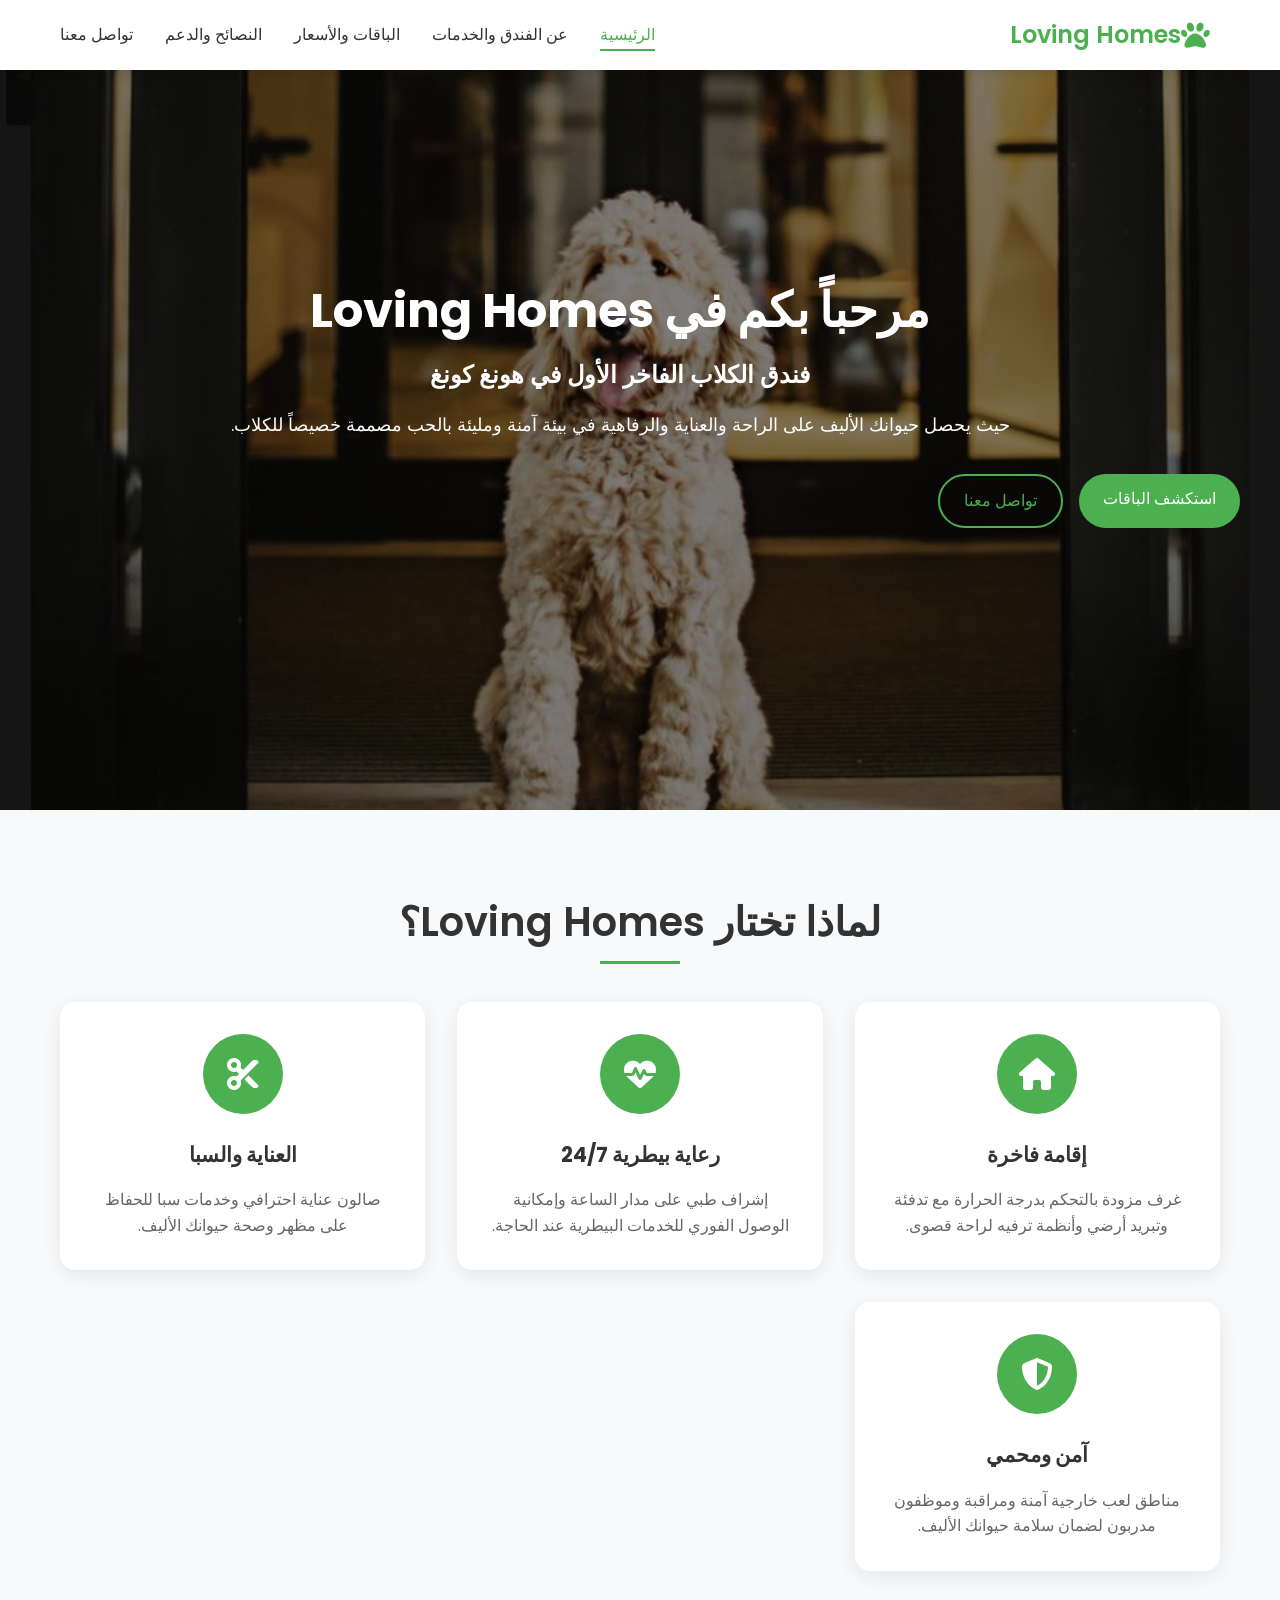
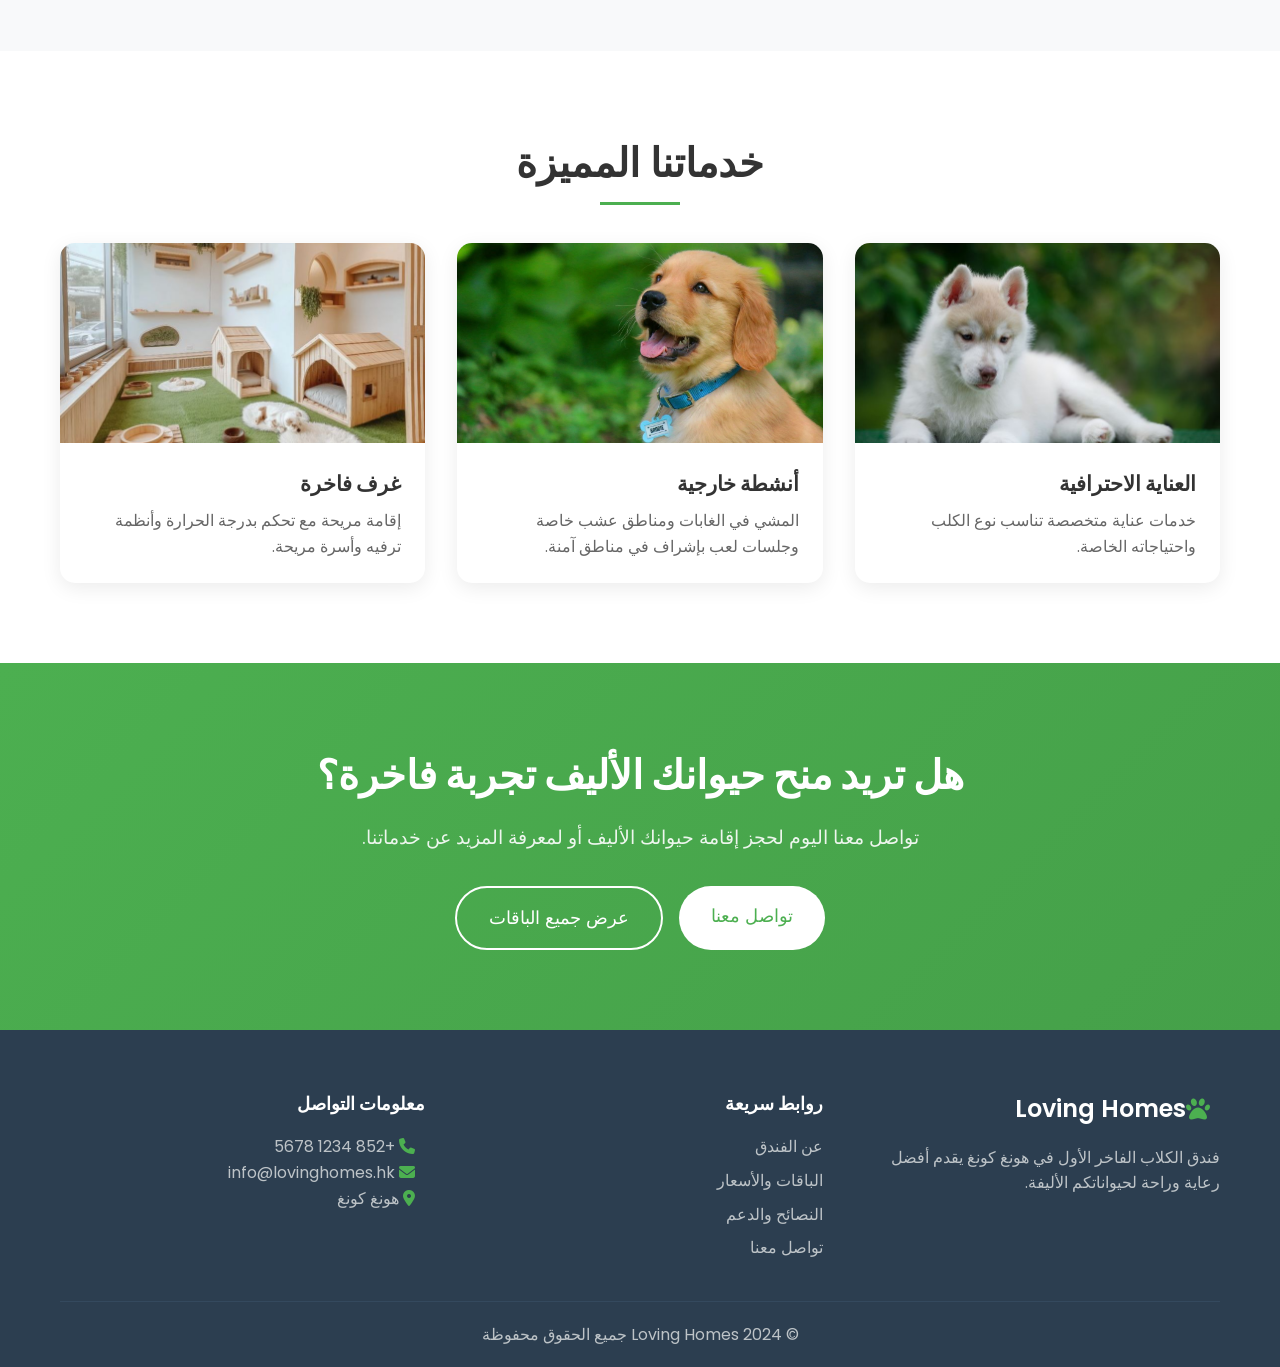
<file: index.html>
<!DOCTYPE html>
<html lang="ar" dir="rtl">
<head>
    <meta charset="UTF-8">
    <meta name="viewport" content="width=device-width, initial-scale=1.0">
    <title>Loving Homes - فندق الكلاب الفاخر في هونغ كونغ</title>
    <meta name="description" content="لوفينغ هومز هو فندق كلاب فاخر في هونغ كونغ يقدم إقامة فاخرة وخدمات العناية والسبا ورعاية بيطرية على مدار 24 ساعة لحيواناتك الأليفة.">
    <link rel="stylesheet" href="styles.css">
    <link rel="preconnect" href="https://fonts.googleapis.com">
    <link rel="preconnect" href="https://fonts.gstatic.com" crossorigin>
    <link href="https://fonts.googleapis.com/css2?family=Poppins:wght@300;400;500;600;700&display=swap" rel="stylesheet">
    <link rel="stylesheet" href="https://cdnjs.cloudflare.com/ajax/libs/font-awesome/6.4.0/css/all.min.css">
</head>
<body>

<header class="header">
<nav class="navbar">
<div class="nav-container">

<div class="nav-logo">
<i class="fas fa-paw"></i>
<span>Loving Homes</span>
</div>

<ul class="nav-menu">
<li class="nav-item">
<a href="index.html" class="nav-link active">الرئيسية</a>
</li>

<li class="nav-item">
<a href="about.html" class="nav-link">عن الفندق والخدمات</a>
</li>

<li class="nav-item">
<a href="packages.html" class="nav-link">الباقات والأسعار</a>
</li>

<li class="nav-item">
<a href="advice.html" class="nav-link">النصائح والدعم</a>
</li>

<li class="nav-item">
<a href="contact.html" class="nav-link">تواصل معنا</a>
</li>
</ul>

<div class="hamburger">
<span class="bar"></span>
<span class="bar"></span>
<span class="bar"></span>
</div>

</div>
</nav>
</header>

<main>

<section class="hero">
    <div class="hero-content">
        <h1 class="hero-title">مرحباً بكم في Loving Homes</h1>
        <p class="hero-subtitle">فندق الكلاب الفاخر الأول في هونغ كونغ</p>
        <p class="hero-description">
        حيث يحصل حيوانك الأليف على الراحة والعناية والرفاهية
        في بيئة آمنة ومليئة بالحب مصممة خصيصاً للكلاب.
        </p>

        <div class="hero-buttons">
            <a href="packages.html" class="btn btn-primary">استكشف الباقات</a>
            <a href="contact.html" class="btn btn-secondary">تواصل معنا</a>
        </div>
    </div>
</section>


<section class="features">
<div class="container">

<h2 class="section-title">
لماذا تختار Loving Homes؟
</h2>

<div class="features-grid">

<div class="feature-card">

<div class="feature-icon">
<i class="fas fa-home"></i>
</div>

<h3>إقامة فاخرة</h3>

<p>
غرف مزودة بالتحكم بدرجة الحرارة مع تدفئة وتبريد أرضي وأنظمة ترفيه لراحة قصوى.
</p>

</div>


<div class="feature-card">

<div class="feature-icon">
<i class="fas fa-heartbeat"></i>
</div>

<h3>رعاية بيطرية 24/7</h3>

<p>
إشراف طبي على مدار الساعة وإمكانية الوصول الفوري للخدمات البيطرية عند الحاجة.
</p>

</div>


<div class="feature-card">

<div class="feature-icon">
<i class="fas fa-cut"></i>
</div>

<h3>العناية والسبا</h3>

<p>
صالون عناية احترافي وخدمات سبا للحفاظ على مظهر وصحة حيوانك الأليف.
</p>

</div>


<div class="feature-card">

<div class="feature-icon">
<i class="fas fa-shield-alt"></i>
</div>

<h3>آمن ومحمي</h3>

<p>
مناطق لعب خارجية آمنة ومراقبة وموظفون مدربون لضمان سلامة حيوانك الأليف.
</p>

</div>

</div>

</div>
</section>


<section class="services-preview">

<div class="container">

<h2 class="section-title">
خدماتنا المميزة
</h2>

<div class="services-grid">

<div class="service-item">

<img src="images/صورة 4.jpg" alt="خدمة العناية بالكلاب">

<h3>العناية الاحترافية</h3>

<p>
خدمات عناية متخصصة تناسب نوع الكلب واحتياجاته الخاصة.
</p>

</div>


<div class="service-item">

<img src="images/صورة 5.jpg" alt="كلب يلعب في الخارج">

<h3>أنشطة خارجية</h3>

<p>
المشي في الغابات ومناطق عشب خاصة وجلسات لعب بإشراف في مناطق آمنة.
</p>

</div>


<div class="service-item">

<img src="images/صورة 6.jpg" alt="غرفة فاخرة للحيوانات الأليفة">

<h3>غرف فاخرة</h3>

<p>
إقامة مريحة مع تحكم بدرجة الحرارة وأنظمة ترفيه وأسرة مريحة.
</p>

</div>

</div>

</div>
</section>



<section class="cta">

<div class="container">

<h2>
هل تريد منح حيوانك الأليف تجربة فاخرة؟
</h2>

<p>
تواصل معنا اليوم لحجز إقامة حيوانك الأليف أو لمعرفة المزيد عن خدماتنا.
</p>

<div class="cta-buttons">

<a href="contact.html" class="btn btn-primary btn-large">
تواصل معنا
</a>

<a href="packages.html" class="btn btn-secondary btn-large">
عرض جميع الباقات
</a>

</div>

</div>

</section>

</main>


<footer class="footer">

<div class="container">

<div class="footer-content">

<div class="footer-section">

<div class="footer-logo">
<i class="fas fa-paw"></i>
<span>Loving Homes</span>
</div>

<p>
فندق الكلاب الفاخر الأول في هونغ كونغ يقدم أفضل رعاية وراحة لحيواناتكم الأليفة.
</p>

</div>


<div class="footer-section">

<h4>روابط سريعة</h4>

<ul>
<li><a href="about.html">عن الفندق</a></li>
<li><a href="packages.html">الباقات والأسعار</a></li>
<li><a href="advice.html">النصائح والدعم</a></li>
<li><a href="contact.html">تواصل معنا</a></li>
</ul>

</div>


<div class="footer-section">

<h4>معلومات التواصل</h4>

<p><i class="fas fa-phone"></i> +852 1234 5678</p>

<p><i class="fas fa-envelope"></i> info@lovinghomes.hk</p>

<p><i class="fas fa-map-marker-alt"></i> هونغ كونغ</p>

</div>

</div>


<div class="footer-bottom">

<p>
© 2024 Loving Homes جميع الحقوق محفوظة
</p>

</div>

</div>

</footer>

<script src="script.js"></script>

</body>
</html>
</file>
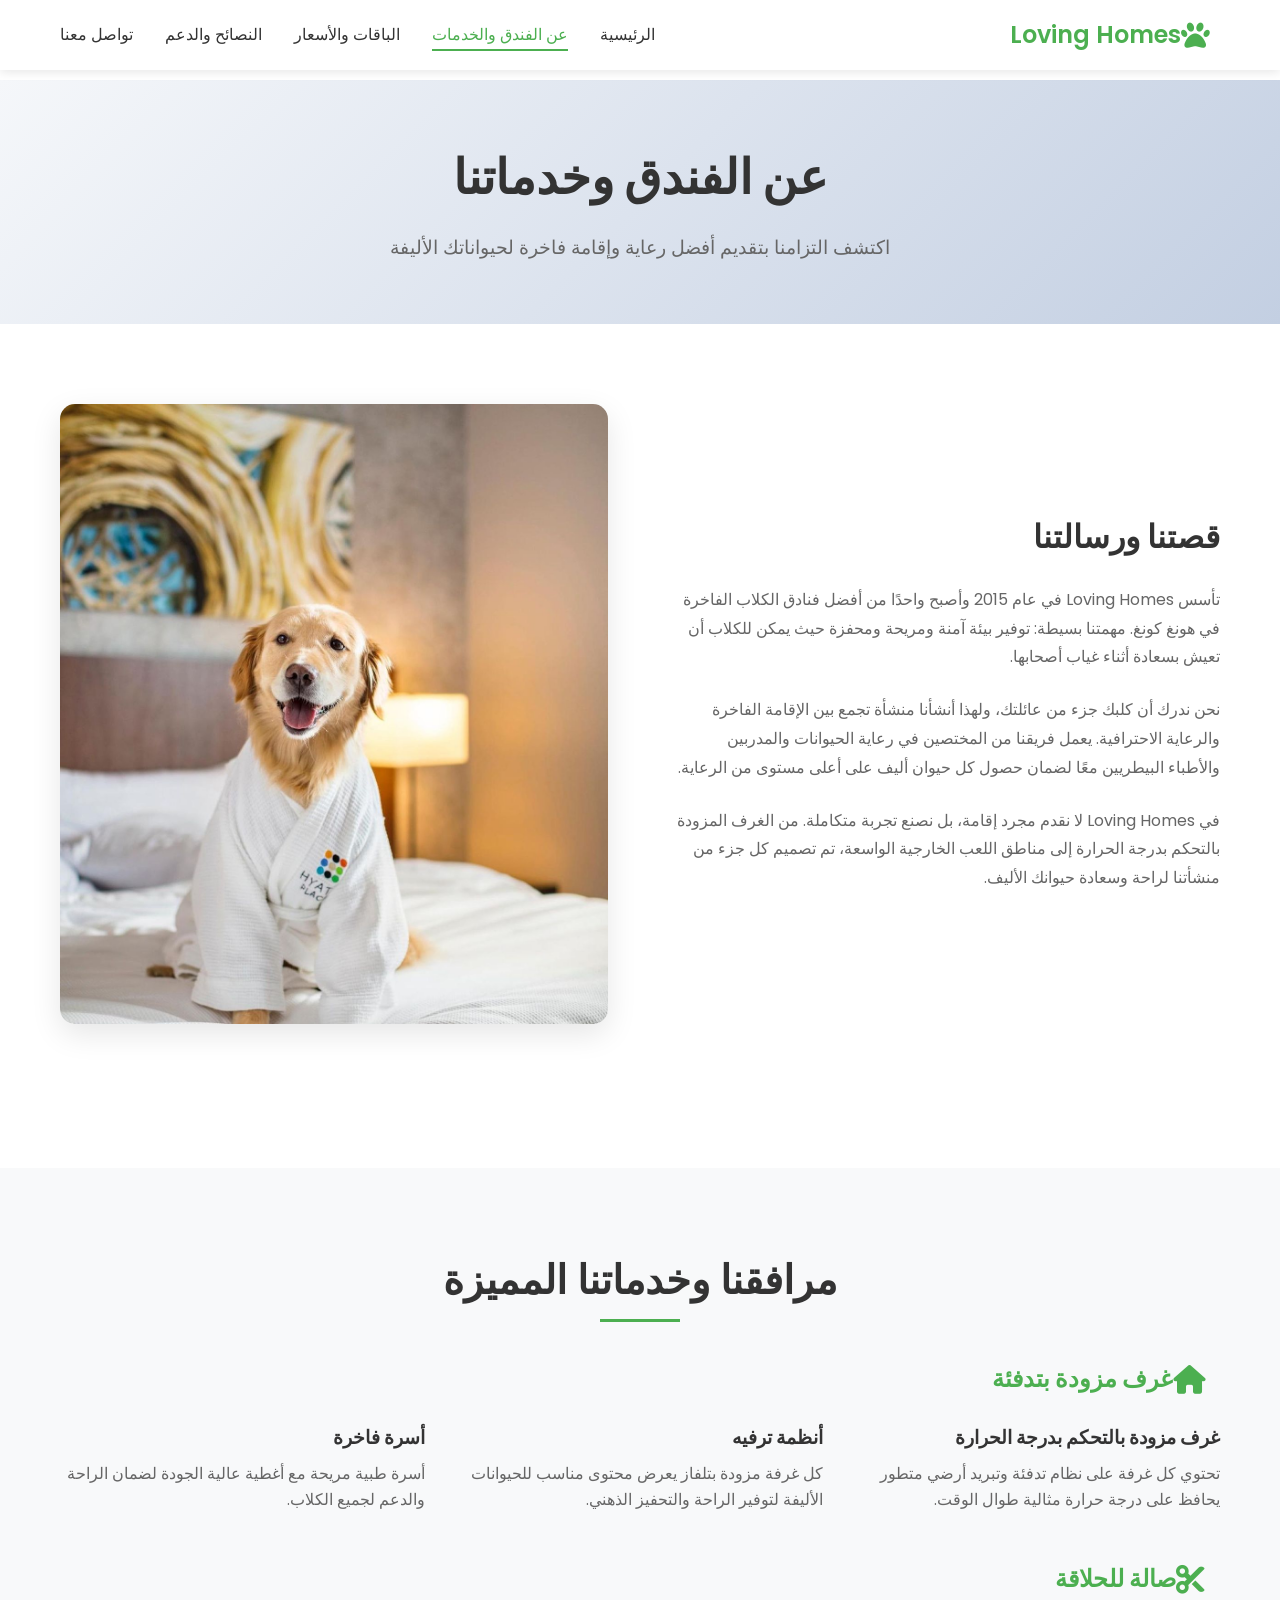
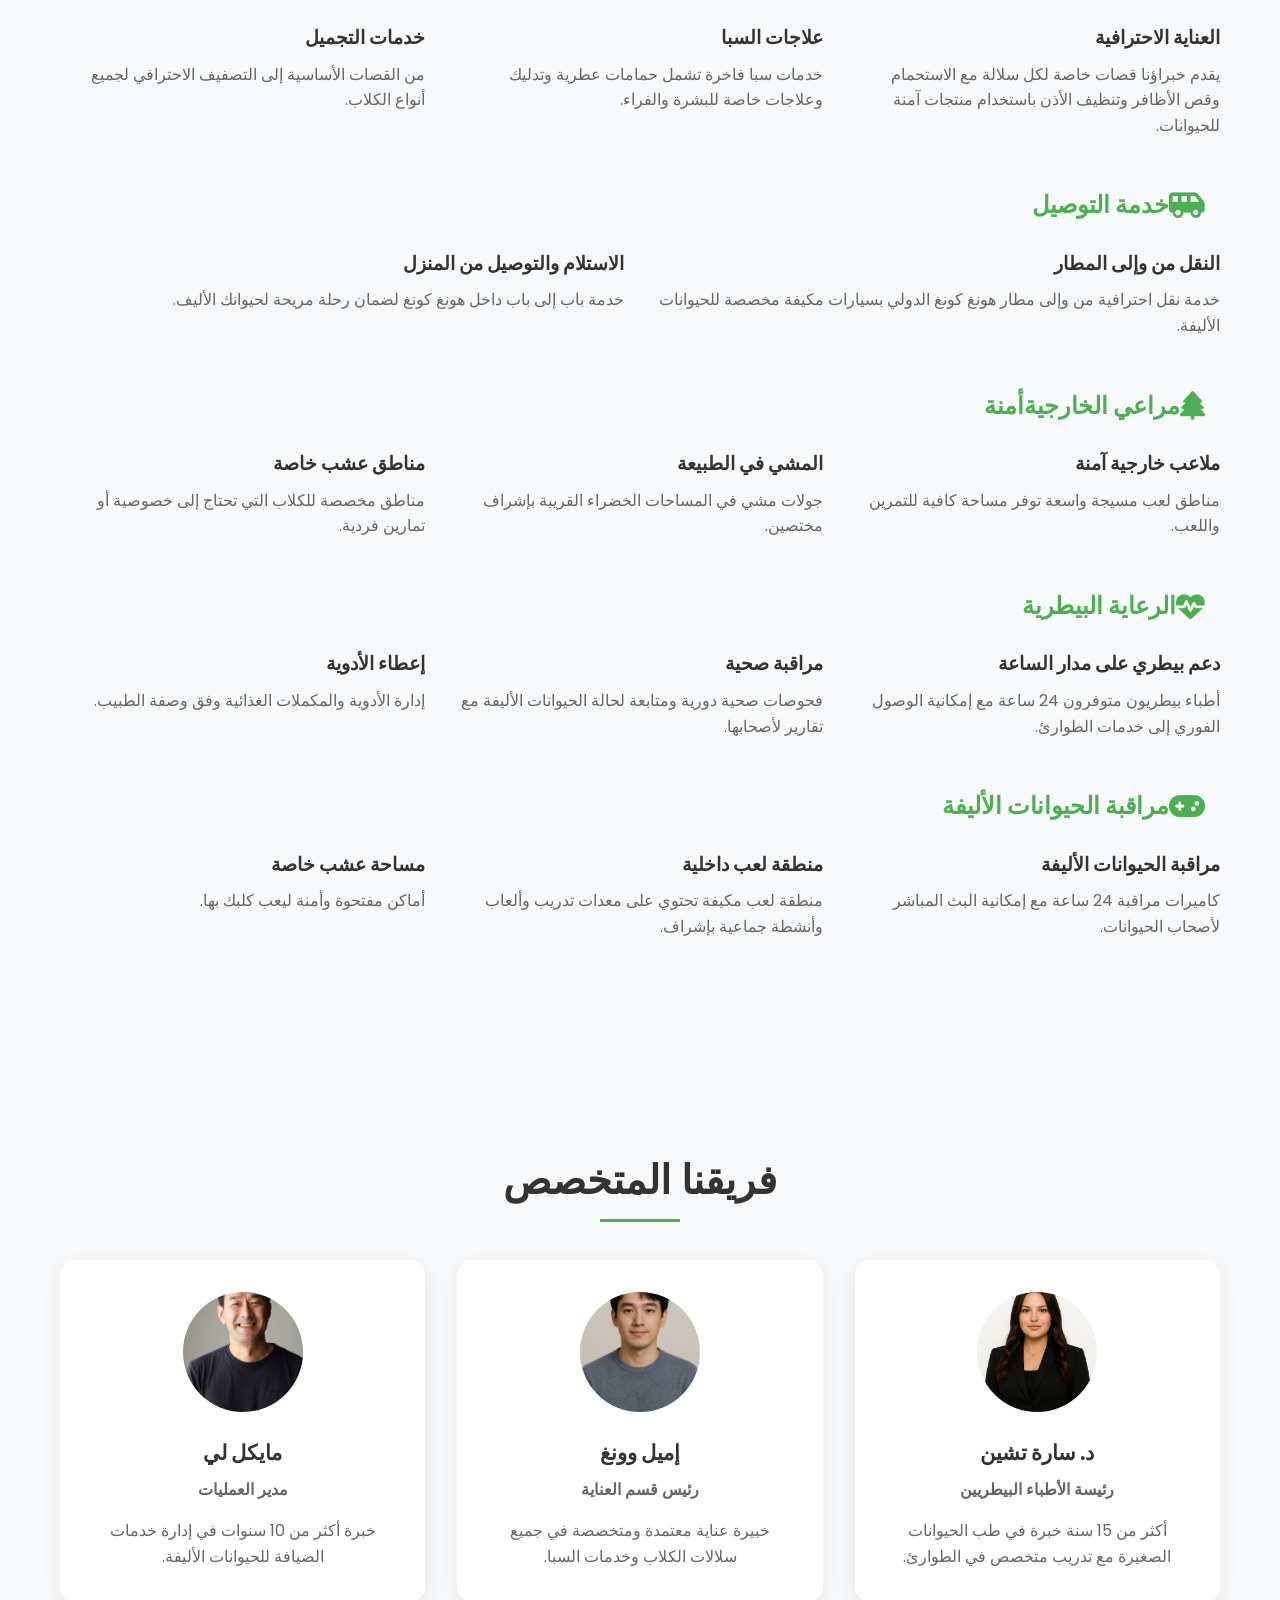
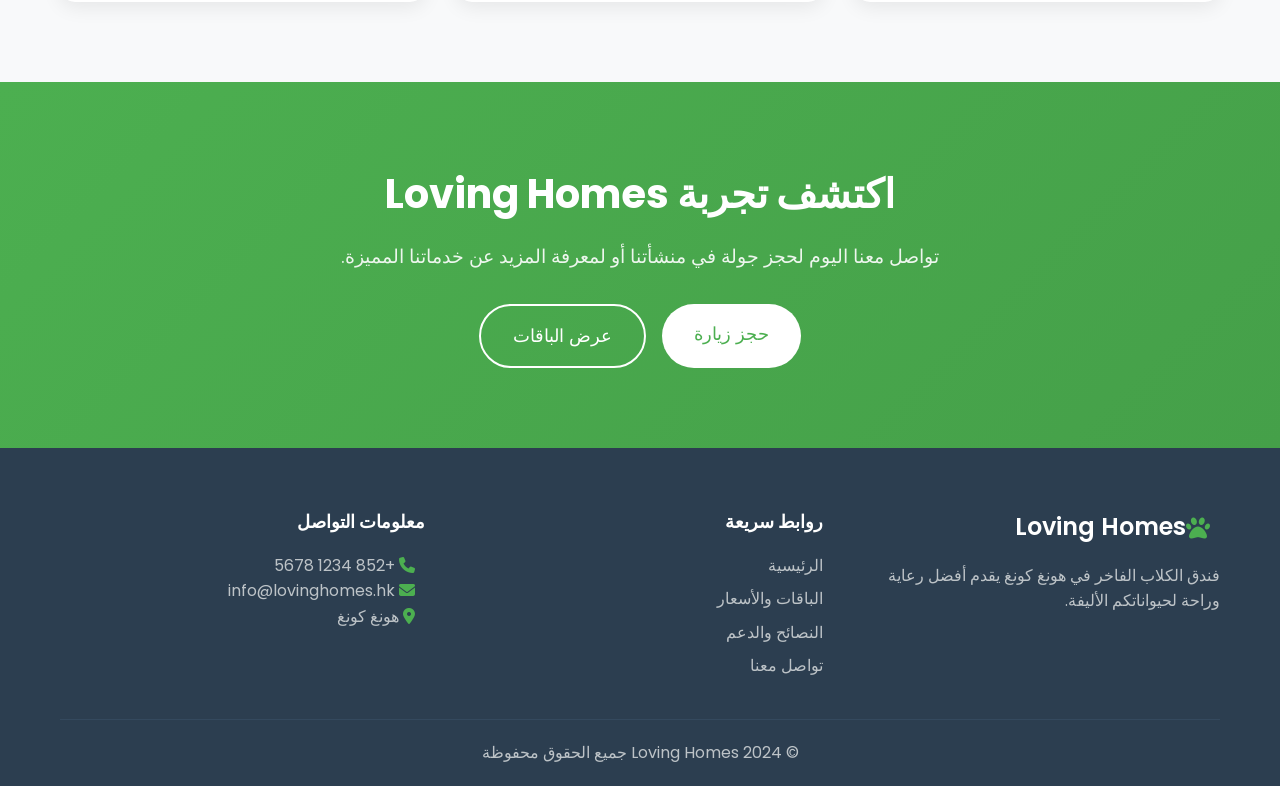
<file: about.html>
<!DOCTYPE html>
<html lang="ar" dir="rtl">
<head>
    <meta charset="UTF-8">
    <meta name="viewport" content="width=device-width, initial-scale=1.0">
    <title>عن الفندق والخدمات - Loving Homes</title>
    <meta name="description" content="تعرف على Loving Homes ومهمتنا وخدمات العناية بالحيوانات الأليفة بما في ذلك الإقامة الفاخرة والعناية والسبا والرعاية البيطرية على مدار الساعة في هونغ كونغ.">
    <link rel="stylesheet" href="styles.css">
    <link rel="preconnect" href="https://fonts.googleapis.com">
    <link rel="preconnect" href="https://fonts.gstatic.com" crossorigin>
    <link href="https://fonts.googleapis.com/css2?family=Poppins:wght@300;400;500;600;700&display=swap" rel="stylesheet">
    <link rel="stylesheet" href="https://cdnjs.cloudflare.com/ajax/libs/font-awesome/6.4.0/css/all.min.css">
</head>
<body>
<header class="header">
<nav class="navbar">
<div class="nav-container">
<div class="nav-logo">
<i class="fas fa-paw"></i>
<span>Loving Homes</span>
</div>

<ul class="nav-menu">
<li class="nav-item">
<a href="index.html" class="nav-link">الرئيسية</a>
</li>

<li class="nav-item">
<a href="about.html" class="nav-link active">عن الفندق والخدمات</a>
</li>

<li class="nav-item">
<a href="packages.html" class="nav-link">الباقات والأسعار</a>
</li>

<li class="nav-item">
<a href="advice.html" class="nav-link">النصائح والدعم</a>
</li>

<li class="nav-item">
<a href="contact.html" class="nav-link">تواصل معنا</a>
</li>
</ul>

<div class="hamburger">
<span class="bar"></span>
<span class="bar"></span>
<span class="bar"></span>
</div>

</div>
</nav>
</header>

<main>

<section class="page-header">
<div class="container">
<h1>عن الفندق وخدماتنا</h1>
<p>اكتشف التزامنا بتقديم أفضل رعاية وإقامة فاخرة لحيواناتك الأليفة</p>
</div>
</section>

<section class="about-content">
<div class="container">
<div class="about-grid">

<div class="about-text">

<h2>قصتنا ورسالتنا</h2>

<p>
تأسس Loving Homes في عام 2015 وأصبح واحدًا من أفضل فنادق الكلاب الفاخرة في هونغ كونغ. مهمتنا بسيطة: توفير بيئة آمنة ومريحة ومحفزة حيث يمكن للكلاب أن تعيش بسعادة أثناء غياب أصحابها.
</p>

<p>
نحن ندرك أن كلبك جزء من عائلتك، ولهذا أنشأنا منشأة تجمع بين الإقامة الفاخرة والرعاية الاحترافية. يعمل فريقنا من المختصين في رعاية الحيوانات والمدربين والأطباء البيطريين معًا لضمان حصول كل حيوان أليف على أعلى مستوى من الرعاية.
</p>

<p>
في Loving Homes لا نقدم مجرد إقامة، بل نصنع تجربة متكاملة. من الغرف المزودة بالتحكم بدرجة الحرارة إلى مناطق اللعب الخارجية الواسعة، تم تصميم كل جزء من منشأتنا لراحة وسعادة حيوانك الأليف.
</p>

</div>

<div class="about-image">
<img src="images/كلب 2.jpg" alt="منشأة Loving Homes">
</div>

</div>
</div>
</section>

<section class="services-detailed">
<div class="container">

<h2 class="section-title">مرافقنا وخدماتنا المميزة</h2>

<div class="service-category">
<h3><i class="fas fa-home"></i> غرف مزودة بتدفئة</h3>

<div class="service-items">

<div class="service-detail">
<h4>غرف مزودة بالتحكم بدرجة الحرارة</h4>
<p>تحتوي كل غرفة على نظام تدفئة وتبريد أرضي متطور يحافظ على درجة حرارة مثالية طوال الوقت.</p>
</div>

<div class="service-detail">
<h4>أنظمة ترفيه</h4>
<p>كل غرفة مزودة بتلفاز يعرض محتوى مناسب للحيوانات الأليفة لتوفير الراحة والتحفيز الذهني.</p>
</div>

<div class="service-detail">
<h4>أسرة فاخرة</h4>
<p>أسرة طبية مريحة مع أغطية عالية الجودة لضمان الراحة والدعم لجميع الكلاب.</p>
</div>

</div>
</div>

<div class="service-category">
<h3><i class="fas fa-cut"></i>   صالة للحلاقة</h3>

<div class="service-items">

<div class="service-detail">
<h4>العناية الاحترافية</h4>
<p>يقدم خبراؤنا قصات خاصة لكل سلالة مع الاستحمام وقص الأظافر وتنظيف الأذن باستخدام منتجات آمنة للحيوانات.</p>
</div>

<div class="service-detail">
<h4>علاجات السبا</h4>
<p>خدمات سبا فاخرة تشمل حمامات عطرية وتدليك وعلاجات خاصة للبشرة والفراء.</p>
</div>

<div class="service-detail">
<h4>خدمات التجميل</h4>
<p>من القصات الأساسية إلى التصفيف الاحترافي لجميع أنواع الكلاب.</p>
</div>

</div>
</div>

<div class="service-category">
<h3><i class="fas fa-shuttle-van"></i> خدمة التوصيل</h3>

<div class="service-items">

<div class="service-detail">
<h4>النقل من وإلى المطار</h4>
<p>خدمة نقل احترافية من وإلى مطار هونغ كونغ الدولي بسيارات مكيفة مخصصة للحيوانات الأليفة.</p>
</div>

<div class="service-detail">
<h4>الاستلام والتوصيل من المنزل</h4>
<p>خدمة باب إلى باب داخل هونغ كونغ لضمان رحلة مريحة لحيوانك الأليف.</p>
</div>

</div>
</div>

<div class="service-category">
<h3><i class="fas fa-tree"></i>  مراعي الخارجيةأمنة</h3>

<div class="service-items">

<div class="service-detail">
<h4>ملاعب خارجية آمنة</h4>
<p>مناطق لعب مسيجة واسعة توفر مساحة كافية للتمرين واللعب.</p>
</div>

<div class="service-detail">
<h4>المشي في الطبيعة</h4>
<p>جولات مشي في المساحات الخضراء القريبة بإشراف مختصين.</p>
</div>

<div class="service-detail">
<h4>مناطق عشب خاصة</h4>
<p>مناطق مخصصة للكلاب التي تحتاج إلى خصوصية أو تمارين فردية.</p>
</div>

</div>
</div>

<div class="service-category">
<h3><i class="fas fa-heartbeat"></i> الرعاية البيطرية</h3>

<div class="service-items">

<div class="service-detail">
<h4>دعم بيطري على مدار الساعة</h4>
<p>أطباء بيطريون متوفرون 24 ساعة مع إمكانية الوصول الفوري إلى خدمات الطوارئ.</p>
</div>

<div class="service-detail">
<h4>مراقبة صحية</h4>
<p>فحوصات صحية دورية ومتابعة لحالة الحيوانات الأليفة مع تقارير لأصحابها.</p>
</div>

<div class="service-detail">
<h4>إعطاء الأدوية</h4>
<p>إدارة الأدوية والمكملات الغذائية وفق وصفة الطبيب.</p>
</div>

</div>
</div>

<div class="service-category">
<h3><i class="fas fa-gamepad"></i>  مراقبة الحيوانات الأليفة</h3>

<div class="service-items">

<div class="service-detail">
<h4>مراقبة الحيوانات الأليفة</h4>
<p>كاميرات مراقبة 24 ساعة مع إمكانية البث المباشر لأصحاب الحيوانات.</p>
</div>

<div class="service-detail">
<h4>منطقة لعب داخلية</h4>
<p>منطقة لعب مكيفة تحتوي على معدات تدريب وألعاب وأنشطة جماعية بإشراف.</p>
</div>

<div class="service-detail">
<h4>مساحة عشب خاصة</h4>
<p>أماكن مفتحوة وأمنة ليعب كلبك بها.</p>
</div>

</div>
</div>

</div>
</section>

<section class="team">
<div class="container">

<h2 class="section-title">فريقنا المتخصص</h2>

<div class="team-grid">

<div class="team-member">
<div class="member-image">
<img src="images/صورة 2.jpg" alt="عضو الفريق">
</div>
<h3>د. سارة تشين</h3>
<p class="member-title">رئيسة الأطباء البيطريين</p>
<p>أكثر من 15 سنة خبرة في طب الحيوانات الصغيرة مع تدريب متخصص في الطوارئ.</p>
</div>

<div class="team-member">
<div class="member-image">
<img src="images/صورة 1.jpg" alt="عضو الفريق">
</div>
<h3>إميل وونغ</h3>
<p class="member-title">رئيس قسم العناية</p>
<p>خبيرة عناية معتمدة ومتخصصة في جميع سلالات الكلاب وخدمات السبا.</p>
</div>

<div class="team-member">
<div class="member-image">
<img src="images/صورة 3.jpg" alt="عضو الفريق">
</div>
<h3>مايكل لي</h3>
<p class="member-title">مدير العمليات</p>
<p>خبرة أكثر من 10 سنوات في إدارة خدمات الضيافة للحيوانات الأليفة.</p>
</div>

</div>
</div>
</section>

<section class="cta">
<div class="container">

<h2>اكتشف تجربة Loving Homes</h2>
<p>تواصل معنا اليوم لحجز جولة في منشأتنا أو لمعرفة المزيد عن خدماتنا المميزة.</p>

<div class="cta-buttons">
<a href="contact.html" class="btn btn-primary btn-large">حجز زيارة</a>
<a href="packages.html" class="btn btn-secondary btn-large">عرض الباقات</a>
</div>

</div>
</section>

</main>

<footer class="footer">
<div class="container">

<div class="footer-content">

<div class="footer-section">
<div class="footer-logo">
<i class="fas fa-paw"></i>
<span>Loving Homes</span>
</div>
<p>فندق الكلاب الفاخر في هونغ كونغ يقدم أفضل رعاية وراحة لحيواناتكم الأليفة.</p>
</div>

<div class="footer-section">
<h4>روابط سريعة</h4>
<ul>
<li><a href="index.html">الرئيسية</a></li>
<li><a href="packages.html">الباقات والأسعار</a></li>
<li><a href="advice.html">النصائح والدعم</a></li>
<li><a href="contact.html">تواصل معنا</a></li>
</ul>
</div>

<div class="footer-section">
<h4>معلومات التواصل</h4>
<p><i class="fas fa-phone"></i> +852 1234 5678</p>
<p><i class="fas fa-envelope"></i> info@lovinghomes.hk</p>
<p><i class="fas fa-map-marker-alt"></i> هونغ كونغ</p>
</div>

</div>

<div class="footer-bottom">
<p>© 2024 Loving Homes جميع الحقوق محفوظة</p>
</div>

</div>
</footer>

<script src="script.js"></script>
</body>
</html>
</file>
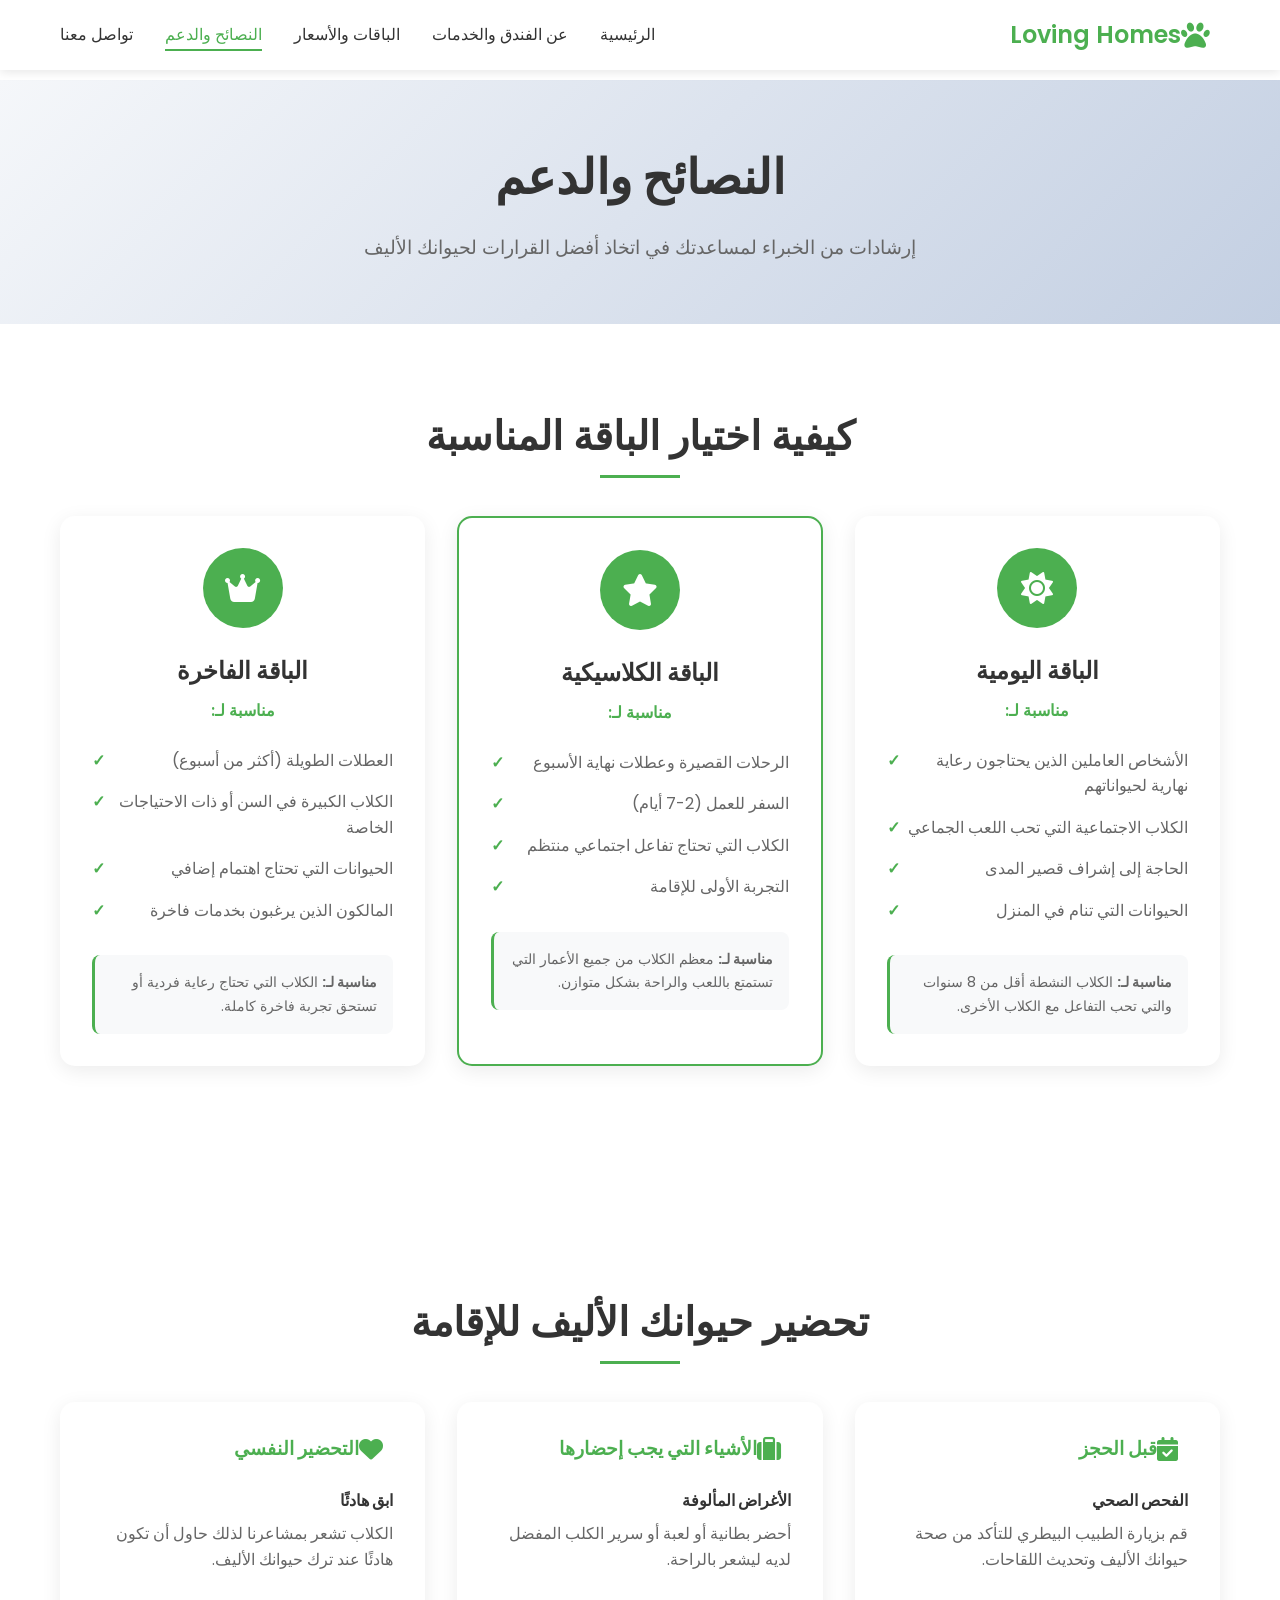
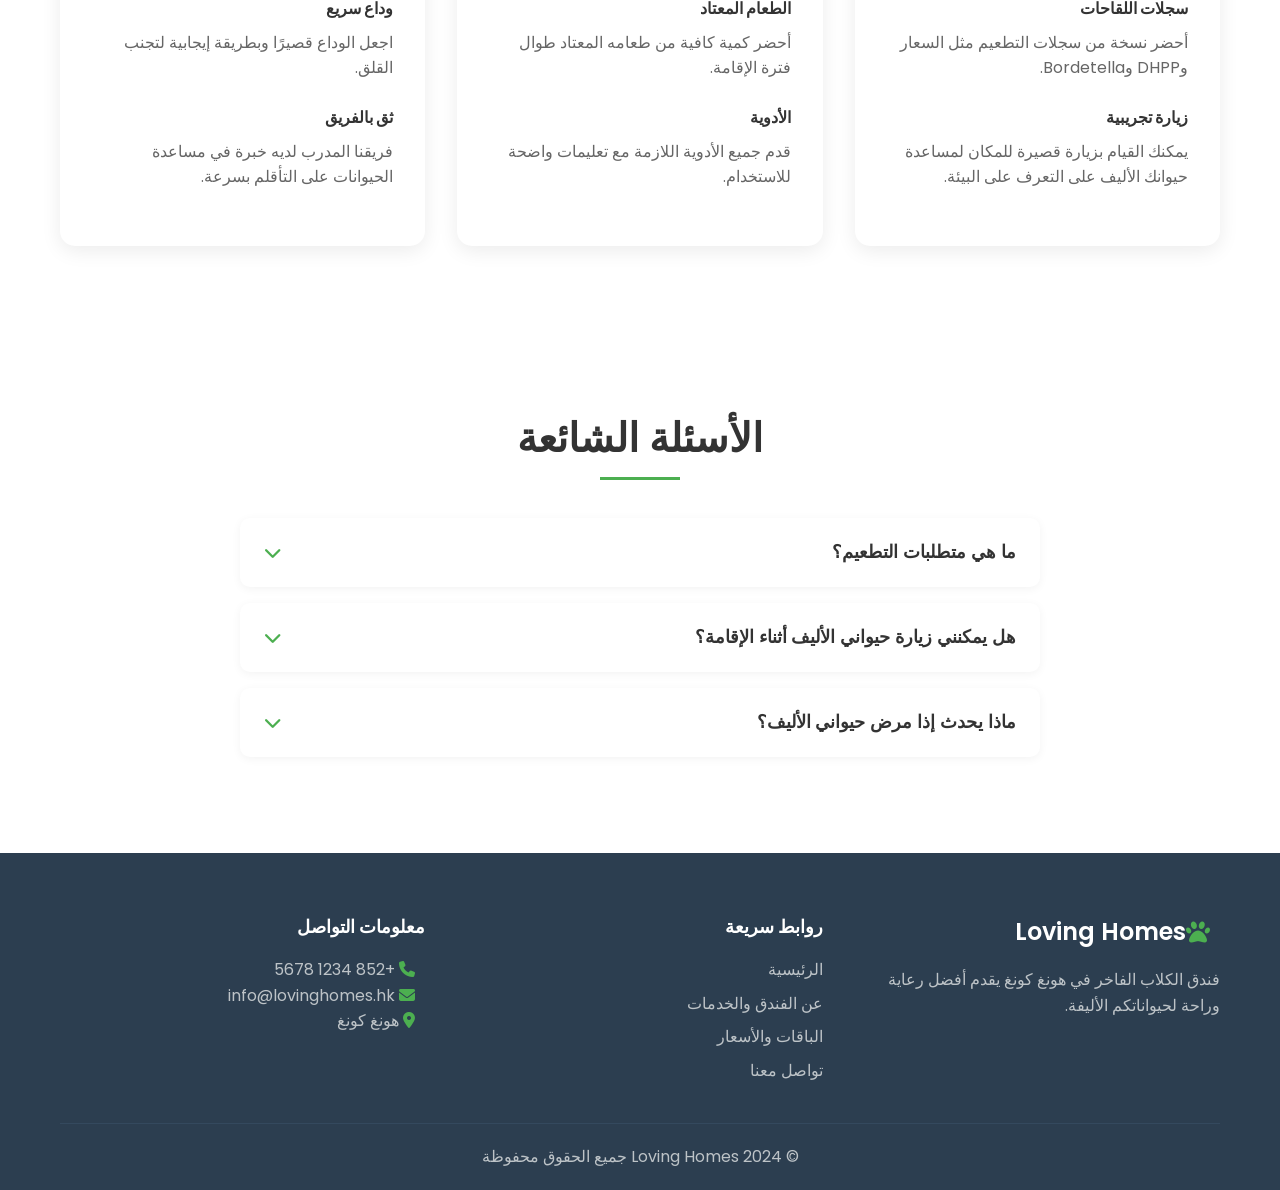
<file: advice.html>
<!DOCTYPE html>
<html lang="ar" dir="rtl">
<head>
<meta charset="UTF-8">
<meta name="viewport" content="width=device-width, initial-scale=1.0">
<title>النصائح والدعم - Loving Homes</title>
<meta name="description" content="نصائح ودعم من الخبراء لمربي الكلاب. تعرف على كيفية اختيار الباقة المناسبة وتحضير حيوانك الأليف للإقامة والعثور على إجابات للأسئلة الشائعة.">
<link rel="stylesheet" href="styles.css">
<link rel="preconnect" href="https://fonts.googleapis.com">
<link rel="preconnect" href="https://fonts.gstatic.com" crossorigin>
<link href="https://fonts.googleapis.com/css2?family=Poppins:wght@300;400;500;600;700&display=swap" rel="stylesheet">
<link rel="stylesheet" href="https://cdnjs.cloudflare.com/ajax/libs/font-awesome/6.4.0/css/all.min.css">
</head>

<body>

<header class="header">
<nav class="navbar">

<div class="nav-container">

<div class="nav-logo">
<i class="fas fa-paw"></i>
<span>Loving Homes</span>
</div>

<ul class="nav-menu">

<li class="nav-item">
<a href="index.html" class="nav-link">الرئيسية</a>
</li>

<li class="nav-item">
<a href="about.html" class="nav-link">عن الفندق والخدمات</a>
</li>

<li class="nav-item">
<a href="packages.html" class="nav-link">الباقات والأسعار</a>
</li>

<li class="nav-item">
<a href="advice.html" class="nav-link active">النصائح والدعم</a>
</li>

<li class="nav-item">
<a href="contact.html" class="nav-link">تواصل معنا</a>
</li>

</ul>

<div class="hamburger">
<span class="bar"></span>
<span class="bar"></span>
<span class="bar"></span>
</div>

</div>
</nav>
</header>

<main>

<section class="page-header">
<div class="container">
<h1>النصائح والدعم</h1>
<p>إرشادات من الخبراء لمساعدتك في اتخاذ أفضل القرارات لحيوانك الأليف</p>
</div>
</section>

<section class="choosing-package">

<div class="container">

<h2 class="section-title">كيفية اختيار الباقة المناسبة</h2>

<div class="package-guide">

<div class="guide-card">

<div class="guide-icon">
<i class="fas fa-sun"></i>
</div>

<h3>الباقة اليومية</h3>

<p class="guide-subtitle">مناسبة لـ:</p>

<ul>
<li>الأشخاص العاملين الذين يحتاجون رعاية نهارية لحيواناتهم</li>
<li>الكلاب الاجتماعية التي تحب اللعب الجماعي</li>
<li>الحاجة إلى إشراف قصير المدى</li>
<li>الحيوانات التي تنام في المنزل</li>
</ul>

<div class="guide-recommendation">
<strong>مناسبة لـ:</strong> الكلاب النشطة أقل من 8 سنوات والتي تحب التفاعل مع الكلاب الأخرى.
</div>

</div>

<div class="guide-card featured">

<div class="guide-icon">
<i class="fas fa-star"></i>
</div>

<h3>الباقة الكلاسيكية</h3>

<p class="guide-subtitle">مناسبة لـ:</p>

<ul>
<li>الرحلات القصيرة وعطلات نهاية الأسبوع</li>
<li>السفر للعمل (2-7 أيام)</li>
<li>الكلاب التي تحتاج تفاعل اجتماعي منتظم</li>
<li>التجربة الأولى للإقامة</li>
</ul>

<div class="guide-recommendation">
<strong>مناسبة لـ:</strong> معظم الكلاب من جميع الأعمار التي تستمتع باللعب والراحة بشكل متوازن.
</div>

</div>

<div class="guide-card">

<div class="guide-icon">
<i class="fas fa-crown"></i>
</div>

<h3>الباقة الفاخرة</h3>

<p class="guide-subtitle">مناسبة لـ:</p>

<ul>
<li>العطلات الطويلة (أكثر من أسبوع)</li>
<li>الكلاب الكبيرة في السن أو ذات الاحتياجات الخاصة</li>
<li>الحيوانات التي تحتاج اهتمام إضافي</li>
<li>المالكون الذين يرغبون بخدمات فاخرة</li>
</ul>

<div class="guide-recommendation">
<strong>مناسبة لـ:</strong> الكلاب التي تحتاج رعاية فردية أو تستحق تجربة فاخرة كاملة.
</div>

</div>

</div>

</div>

</section>

<section class="preparation-tips">

<div class="container">

<h2 class="section-title">تحضير حيوانك الأليف للإقامة</h2>

<div class="tips-grid">

<div class="tip-category">

<h3><i class="fas fa-calendar-check"></i> قبل الحجز</h3>

<div class="tip-items">

<div class="tip-item">
<h4>الفحص الصحي</h4>
<p>قم بزيارة الطبيب البيطري للتأكد من صحة حيوانك الأليف وتحديث اللقاحات.</p>
</div>

<div class="tip-item">
<h4>سجلات اللقاحات</h4>
<p>أحضر نسخة من سجلات التطعيم مثل السعار وDHPP وBordetella.</p>
</div>

<div class="tip-item">
<h4>زيارة تجريبية</h4>
<p>يمكنك القيام بزيارة قصيرة للمكان لمساعدة حيوانك الأليف على التعرف على البيئة.</p>
</div>

</div>

</div>

<div class="tip-category">

<h3><i class="fas fa-suitcase"></i> الأشياء التي يجب إحضارها</h3>

<div class="tip-items">

<div class="tip-item">
<h4>الأغراض المألوفة</h4>
<p>أحضر بطانية أو لعبة أو سرير الكلب المفضل لديه ليشعر بالراحة.</p>
</div>

<div class="tip-item">
<h4>الطعام المعتاد</h4>
<p>أحضر كمية كافية من طعامه المعتاد طوال فترة الإقامة.</p>
</div>

<div class="tip-item">
<h4>الأدوية</h4>
<p>قدم جميع الأدوية اللازمة مع تعليمات واضحة للاستخدام.</p>
</div>

</div>

</div>

<div class="tip-category">

<h3><i class="fas fa-heart"></i> التحضير النفسي</h3>

<div class="tip-items">

<div class="tip-item">
<h4>ابق هادئًا</h4>
<p>الكلاب تشعر بمشاعرنا لذلك حاول أن تكون هادئًا عند ترك حيوانك الأليف.</p>
</div>

<div class="tip-item">
<h4>وداع سريع</h4>
<p>اجعل الوداع قصيرًا وبطريقة إيجابية لتجنب القلق.</p>
</div>

<div class="tip-item">
<h4>ثق بالفريق</h4>
<p>فريقنا المدرب لديه خبرة في مساعدة الحيوانات على التأقلم بسرعة.</p>
</div>

</div>

</div>

</div>

</div>

</section>

<section class="faq">

<div class="container">

<h2 class="section-title">الأسئلة الشائعة</h2>

<div class="faq-container">

<div class="faq-item">
<button class="faq-question">
<span>ما هي متطلبات التطعيم؟</span>
<i class="fas fa-chevron-down"></i>
</button>

<div class="faq-answer">
<p>يجب أن تكون جميع الحيوانات محدثة اللقاحات مثل السعار وDHPP وBordetella قبل 48 ساعة من الوصول.</p>
</div>
</div>

<div class="faq-item">
<button class="faq-question">
<span>هل يمكنني زيارة حيواني الأليف أثناء الإقامة؟</span>
<i class="fas fa-chevron-down"></i>
</button>

<div class="faq-answer">
<p>نقدم تحديثات يومية بالصور وإمكانية مشاهدة الكاميرات المباشرة لعملاء الباقة الفاخرة.</p>
</div>
</div>

<div class="faq-item">
<button class="faq-question">
<span>ماذا يحدث إذا مرض حيواني الأليف؟</span>
<i class="fas fa-chevron-down"></i>
</button>

<div class="faq-answer">
<p>لدينا دعم بيطري على مدار الساعة ويتم الاتصال بك فورًا إذا احتاج الحيوان إلى رعاية طبية.</p>
</div>
</div>

</div>

</div>

</section>


</main>

<footer class="footer">

<div class="container">

<div class="footer-content">

<div class="footer-section">

<div class="footer-logo">
<i class="fas fa-paw"></i>
<span>Loving Homes</span>
</div>

<p>فندق الكلاب الفاخر في هونغ كونغ يقدم أفضل رعاية وراحة لحيواناتكم الأليفة.</p>

</div>

<div class="footer-section">

<h4>روابط سريعة</h4>

<ul>
<li><a href="index.html">الرئيسية</a></li>
<li><a href="about.html">عن الفندق والخدمات</a></li>
<li><a href="packages.html">الباقات والأسعار</a></li>
<li><a href="contact.html">تواصل معنا</a></li>
</ul>

</div>

<div class="footer-section">

<h4>معلومات التواصل</h4>

<p><i class="fas fa-phone"></i> +852 1234 5678</p>
<p><i class="fas fa-envelope"></i> info@lovinghomes.hk</p>
<p><i class="fas fa-map-marker-alt"></i> هونغ كونغ</p>

</div>

</div>

<div class="footer-bottom">
<p>© 2024 Loving Homes جميع الحقوق محفوظة</p>
</div>

</div>

</footer>

<script src="script.js"></script>

</body>
</html>
</file>
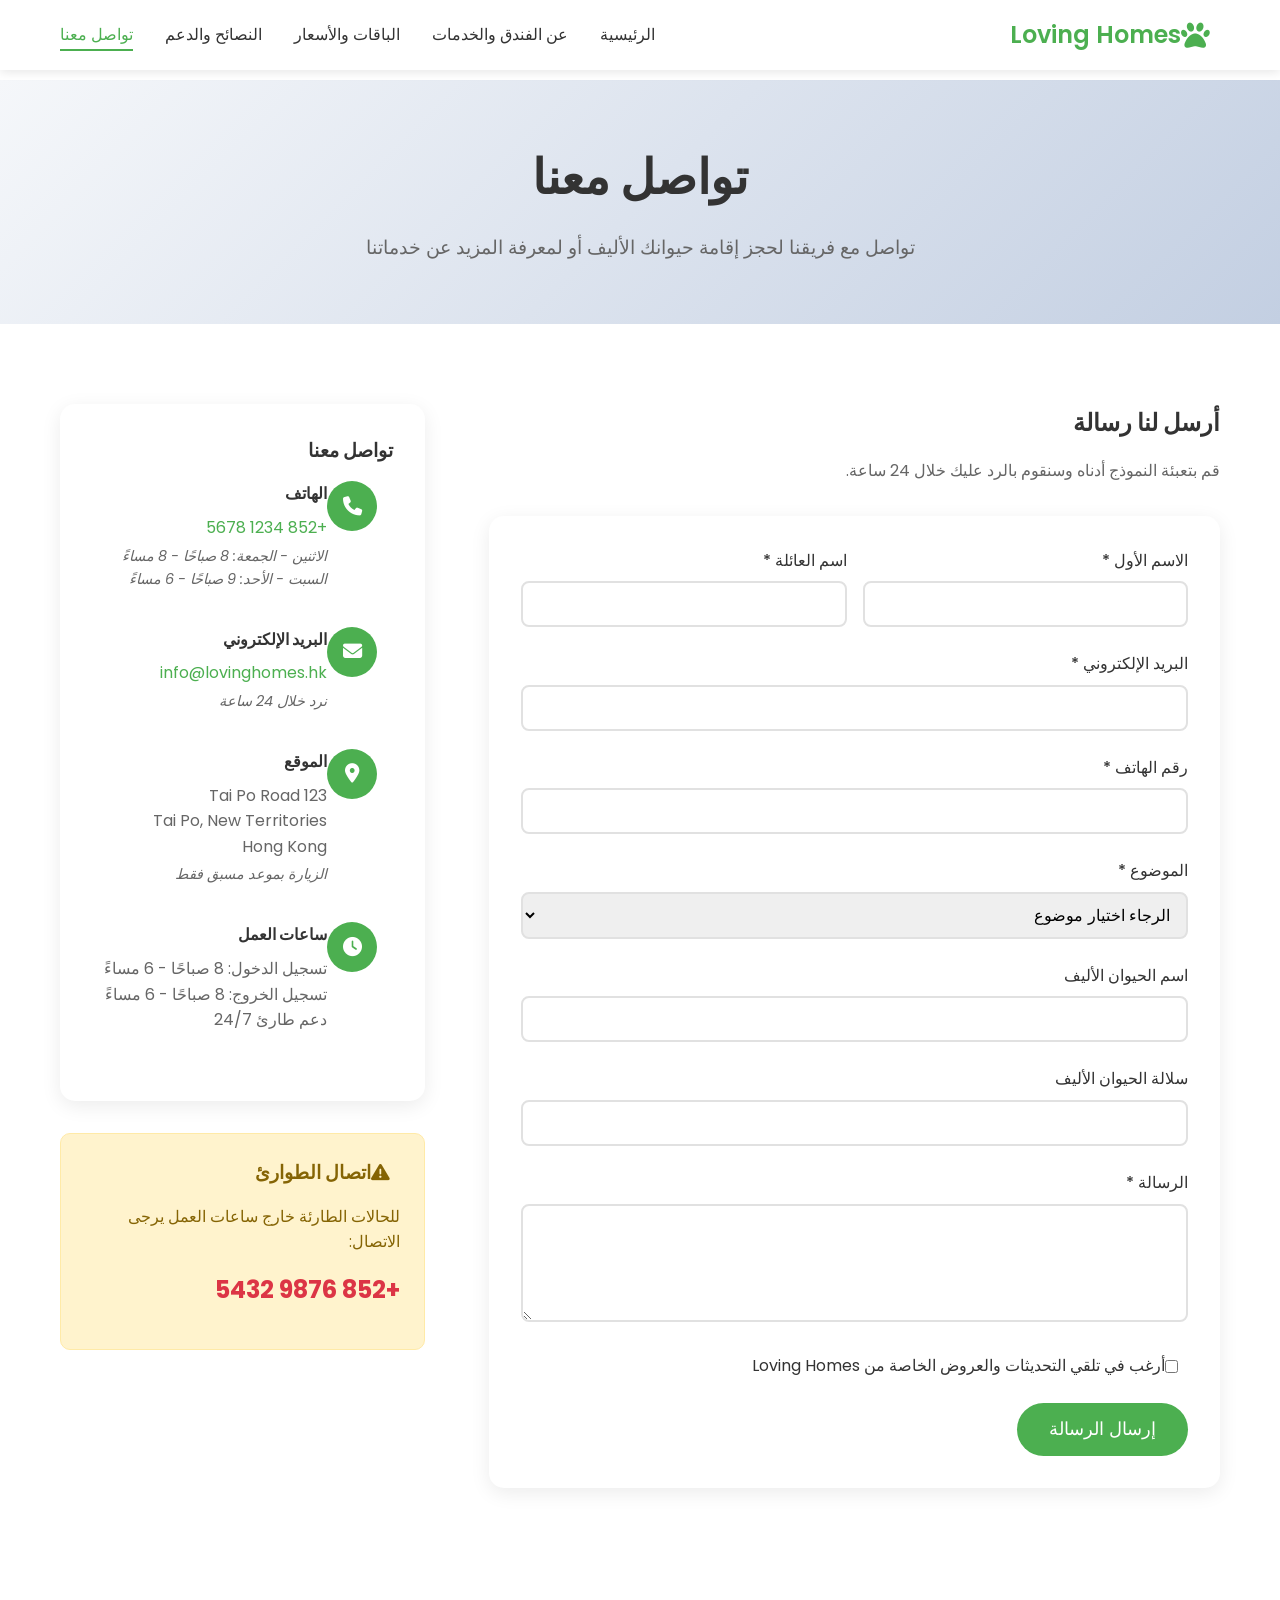
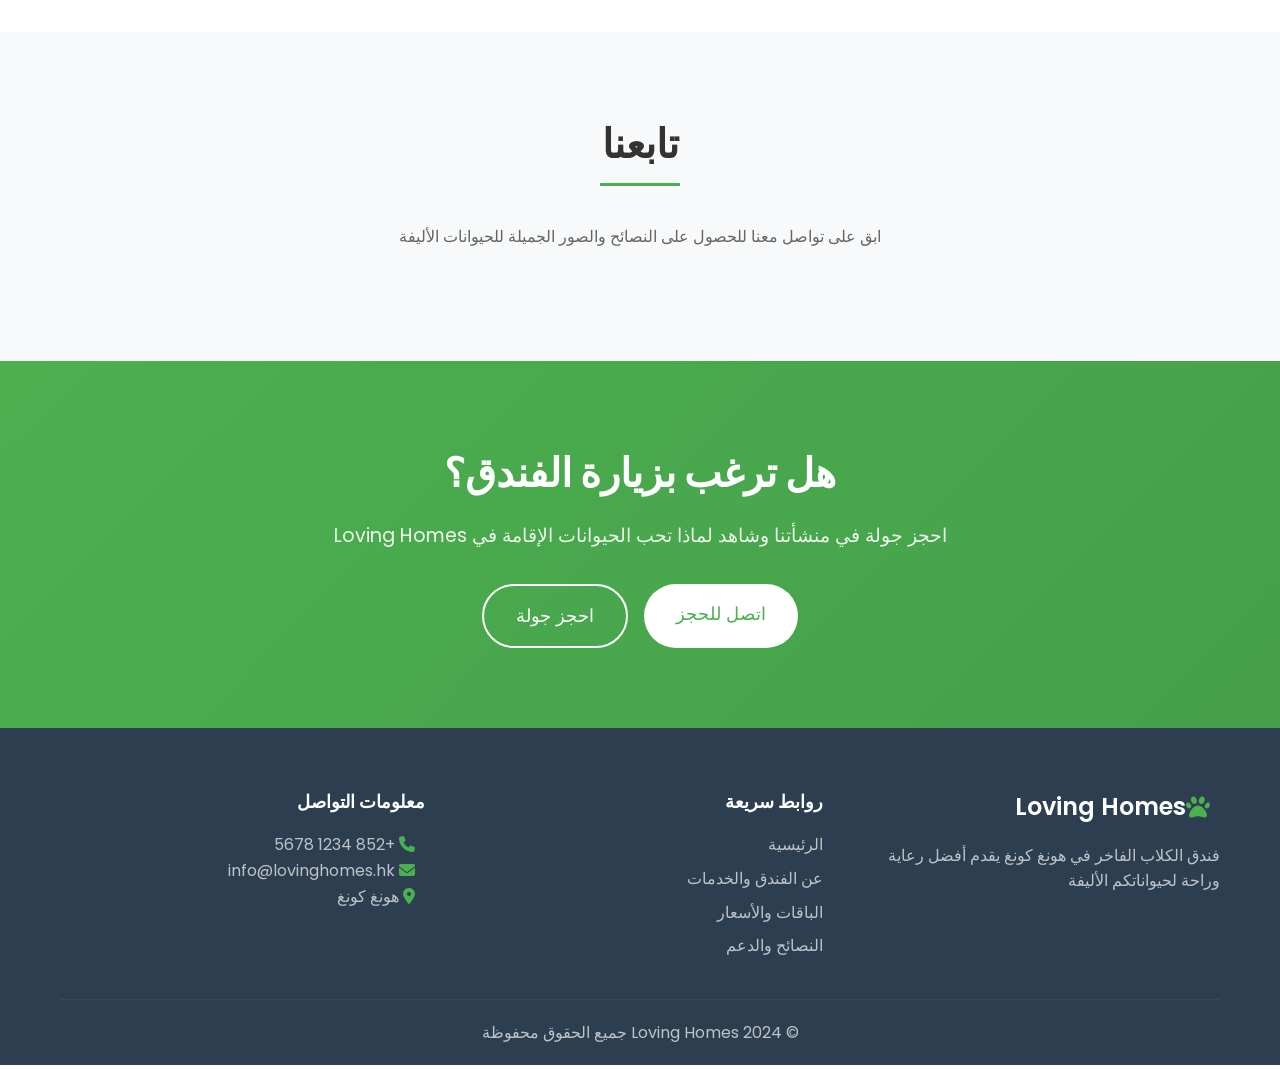
<file: contact.html>
<!DOCTYPE html>
<html lang="ar" dir="rtl">
<head>
<meta charset="UTF-8">
<meta name="viewport" content="width=device-width, initial-scale=1.0">
<title>تواصل معنا - Loving Homes</title>
<meta name="description" content="تواصل مع Loving Homes فندق الكلاب الفاخر في هونغ كونغ. اتصل بنا أو أرسل بريدًا إلكترونيًا أو قم بزيارة منشأتنا للتعرف على خدماتنا.">
<link rel="stylesheet" href="styles.css">
<link rel="preconnect" href="https://fonts.googleapis.com">
<link rel="preconnect" href="https://fonts.gstatic.com" crossorigin>
<link href="https://fonts.googleapis.com/css2?family=Poppins:wght@300;400;500;600;700&display=swap" rel="stylesheet">
<link rel="stylesheet" href="https://cdnjs.cloudflare.com/ajax/libs/font-awesome/6.4.0/css/all.min.css">
</head>

<body>

<header class="header">
<nav class="navbar">

<div class="nav-container">

<div class="nav-logo">
<i class="fas fa-paw"></i>
<span>Loving Homes</span>
</div>

<ul class="nav-menu">

<li class="nav-item">
<a href="index.html" class="nav-link">الرئيسية</a>
</li>

<li class="nav-item">
<a href="about.html" class="nav-link">عن الفندق والخدمات</a>
</li>

<li class="nav-item">
<a href="packages.html" class="nav-link">الباقات والأسعار</a>
</li>

<li class="nav-item">
<a href="advice.html" class="nav-link">النصائح والدعم</a>
</li>

<li class="nav-item">
<a href="contact.html" class="nav-link active">تواصل معنا</a>
</li>

</ul>

<div class="hamburger">
<span class="bar"></span>
<span class="bar"></span>
<span class="bar"></span>
</div>

</div>
</nav>
</header>

<main>

<section class="page-header">
<div class="container">
<h1>تواصل معنا</h1>
<p>تواصل مع فريقنا لحجز إقامة حيوانك الأليف أو لمعرفة المزيد عن خدماتنا</p>
</div>
</section>

<section class="contact-content">

<div class="container">

<div class="contact-grid">

<div class="contact-form-section">

<h2>أرسل لنا رسالة</h2>
<p>قم بتعبئة النموذج أدناه وسنقوم بالرد عليك خلال 24 ساعة.</p>

<form id="contactForm" class="contact-form">

<div class="form-row">

<div class="form-group">
<label for="firstName">الاسم الأول *</label>
<input type="text" id="firstName" name="firstName" required>
</div>

<div class="form-group">
<label for="lastName">اسم العائلة *</label>
<input type="text" id="lastName" name="lastName" required>
</div>

</div>

<div class="form-group">
<label for="email">البريد الإلكتروني *</label>
<input type="email" id="email" name="email" required>
</div>

<div class="form-group">
<label for="phone">رقم الهاتف *</label>
<input type="tel" id="phone" name="phone" required>
</div>

<div class="form-group">
<label for="subject">الموضوع *</label>

<select id="subject" name="subject" required>

<option value="">الرجاء اختيار موضوع</option>
<option value="booking">استفسار حجز</option>
<option value="tour">حجز جولة</option>
<option value="pricing">معلومات الأسعار</option>
<option value="services">معلومات الخدمات</option>
<option value="emergency">حالة طارئة</option>
<option value="other">أخرى</option>

</select>

</div>

<div class="form-group">
<label for="petName">اسم الحيوان الأليف</label>
<input type="text" id="petName" name="petName">
</div>

<div class="form-group">
<label for="petBreed">سلالة الحيوان الأليف</label>
<input type="text" id="petBreed" name="petBreed">
</div>

<div class="form-group">
<label for="message">الرسالة *</label>
<textarea id="message" name="message" rows="5" required></textarea>
</div>

<div class="form-group checkbox-group">

<input type="checkbox" id="newsletter" name="newsletter">

<label for="newsletter">
أرغب في تلقي التحديثات والعروض الخاصة من Loving Homes
</label>

</div>

<button type="submit" class="btn btn-primary btn-large">
إرسال الرسالة
</button>
<div id="formMessage"></div>

</form>

<div id="formMessage" class="form-message"></div>

</div>

<div class="contact-info-section">

<div class="contact-info-card">

<h3>تواصل معنا</h3>

<div class="contact-item">

<div class="contact-icon">
<i class="fas fa-phone"></i>
</div>

<div class="contact-details">

<h4>الهاتف</h4>

<p>
<a href="tel:+85212345678">
+852 1234 5678
</a>
</p>

<p class="contact-note">
الاثنين - الجمعة: 8 صباحًا - 8 مساءً  
السبت - الأحد: 9 صباحًا - 6 مساءً
</p>

</div>

</div>

<div class="contact-item">

<div class="contact-icon">
<i class="fas fa-envelope"></i>
</div>

<div class="contact-details">

<h4>البريد الإلكتروني</h4>

<p>
<a href="mailto:info@lovinghomes.hk">
info@lovinghomes.hk
</a>
</p>

<p class="contact-note">
نرد خلال 24 ساعة
</p>

</div>

</div>

<div class="contact-item">

<div class="contact-icon">
<i class="fas fa-map-marker-alt"></i>
</div>

<div class="contact-details">

<h4>الموقع</h4>

<p>
123 Tai Po Road<br>
Tai Po, New Territories<br>
Hong Kong
</p>

<p class="contact-note">
الزيارة بموعد مسبق فقط
</p>

</div>

</div>

<div class="contact-item">

<div class="contact-icon">
<i class="fas fa-clock"></i>
</div>

<div class="contact-details">

<h4>ساعات العمل</h4>

<p>
تسجيل الدخول: 8 صباحًا - 6 مساءً<br>
تسجيل الخروج: 8 صباحًا - 6 مساءً<br>
دعم طارئ 24/7
</p>

</div>

</div>

</div>

<div class="emergency-notice">

<h3>
<i class="fas fa-exclamation-triangle"></i>
اتصال الطوارئ
</h3>

<p>
للحالات الطارئة خارج ساعات العمل يرجى الاتصال:
</p>

<p class="emergency-number">

<a href="tel:+85298765432">
+852 9876 5432
</a>

</p>

</div>

</div>

</div>

</div>

</section>


<section class="social-section">

<div class="container">

<h2 class="section-title">
تابعنا
</h2>

<p>
ابق على تواصل معنا للحصول على النصائح والصور الجميلة للحيوانات الأليفة
</p>

</div>

</section>

<section class="cta">

<div class="container">

<h2>
هل ترغب بزيارة الفندق؟
</h2>

<p>
احجز جولة في منشأتنا وشاهد لماذا تحب الحيوانات الإقامة في Loving Homes
</p>

<div class="cta-buttons">

<a href="tel:+85212345678" class="btn btn-primary btn-large">
اتصل للحجز
</a>

<a href="#contactForm" class="btn btn-secondary btn-large">
احجز جولة
</a>

</div>

</div>

</section>

</main>

<footer class="footer">

<div class="container">

<div class="footer-content">

<div class="footer-section">

<div class="footer-logo">
<i class="fas fa-paw"></i>
<span>Loving Homes</span>
</div>

<p>
فندق الكلاب الفاخر في هونغ كونغ يقدم أفضل رعاية وراحة لحيواناتكم الأليفة
</p>

</div>

<div class="footer-section">

<h4>
روابط سريعة
</h4>

<ul>

<li>
<a href="index.html">الرئيسية</a>
</li>

<li>
<a href="about.html">عن الفندق والخدمات</a>
</li>

<li>
<a href="packages.html">الباقات والأسعار</a>
</li>

<li>
<a href="advice.html">النصائح والدعم</a>
</li>

</ul>

</div>

<div class="footer-section">

<h4>
معلومات التواصل
</h4>

<p>
<i class="fas fa-phone"></i>
+852 1234 5678
</p>

<p>
<i class="fas fa-envelope"></i>
info@lovinghomes.hk
</p>

<p>
<i class="fas fa-map-marker-alt"></i>
هونغ كونغ
</p>

</div>

</div>

<div class="footer-bottom">

<p>
© 2024 Loving Homes جميع الحقوق محفوظة
</p>

</div>

</div>

</footer>

<script src="script.js"></script>


</body>
</html>
</file>
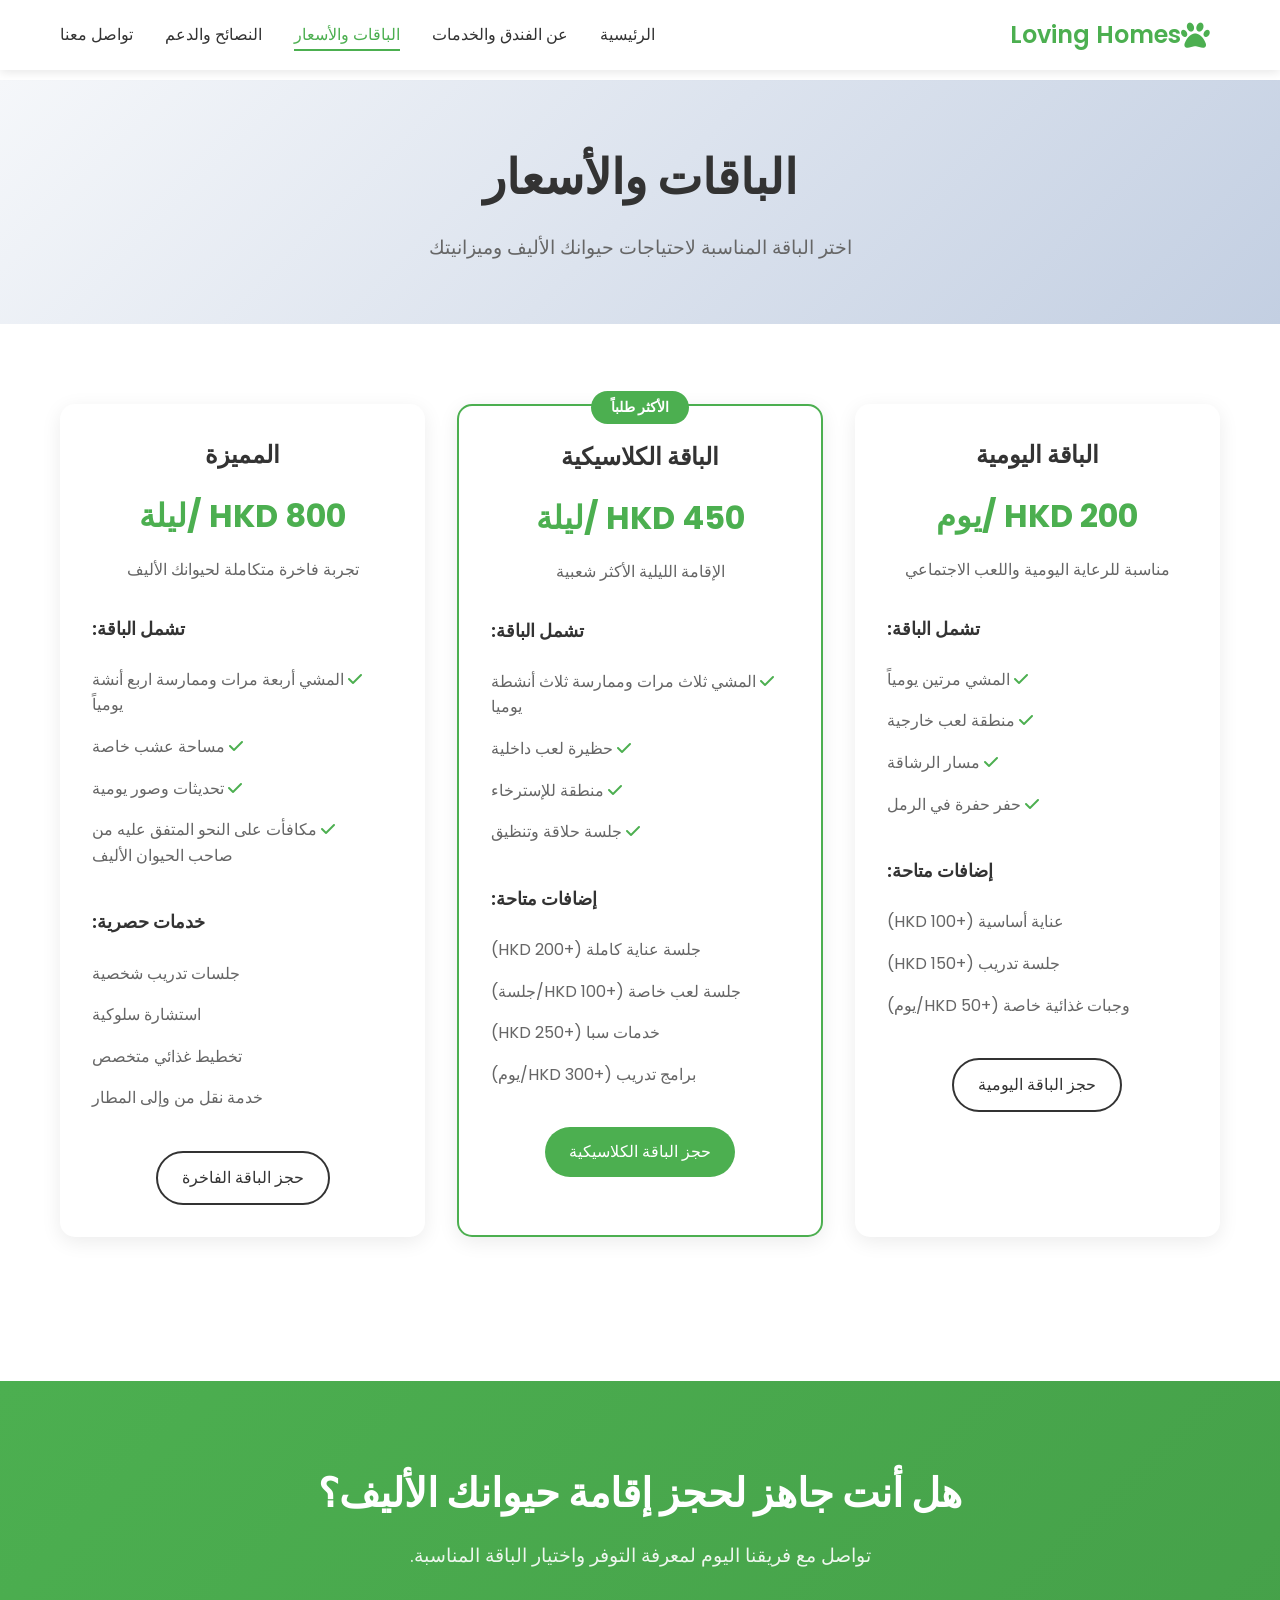
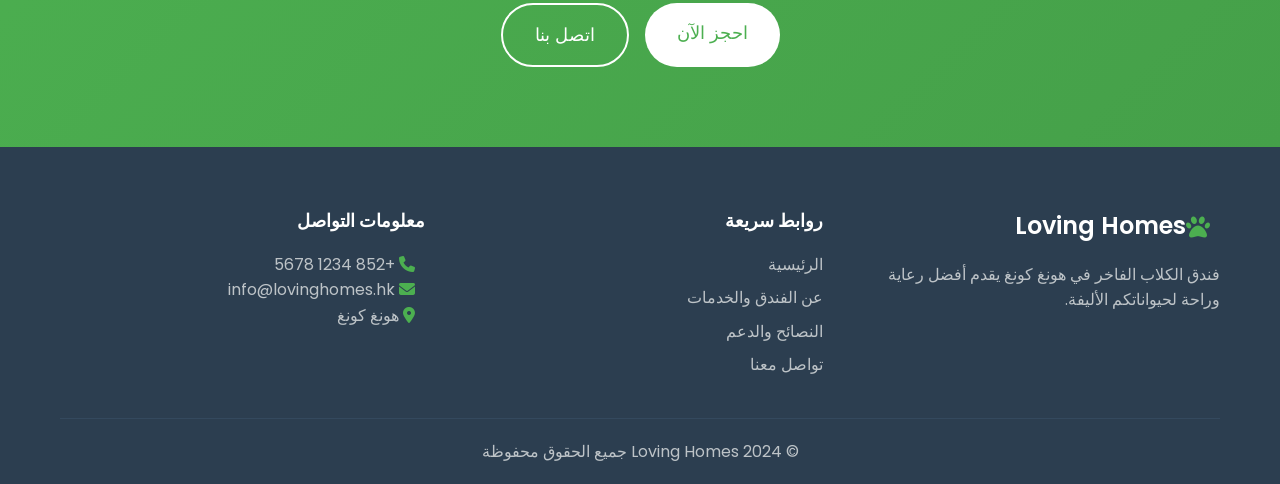
<file: packages.html>
<!DOCTYPE html>
<html lang="ar" dir="rtl">
<head>
<meta charset="UTF-8">
<meta name="viewport" content="width=device-width, initial-scale=1.0">
<title>الباقات والأسعار - Loving Homes</title>
<meta name="description" content="استكشف باقات الإقامة الفاخرة للكلاب في Loving Homes في هونغ كونغ. اختر بين الباقة اليومية والكلاسيكية والفاخرة مع خدمات رعاية احترافية ومرافق مميزة.">
<link rel="stylesheet" href="styles.css">
<link rel="preconnect" href="https://fonts.googleapis.com">
<link rel="preconnect" href="https://fonts.gstatic.com" crossorigin>
<link href="https://fonts.googleapis.com/css2?family=Poppins:wght@300;400;500;600;700&display=swap" rel="stylesheet">
<link rel="stylesheet" href="https://cdnjs.cloudflare.com/ajax/libs/font-awesome/6.4.0/css/all.min.css">
</head>

<body>

<header class="header">
<nav class="navbar">

<div class="nav-container">

<div class="nav-logo">
<i class="fas fa-paw"></i>
<span>Loving Homes</span>
</div>

<ul class="nav-menu">

<li class="nav-item">
<a href="index.html" class="nav-link">الرئيسية</a>
</li>

<li class="nav-item">
<a href="about.html" class="nav-link">عن الفندق والخدمات</a>
</li>

<li class="nav-item">
<a href="packages.html" class="nav-link active">الباقات والأسعار</a>
</li>

<li class="nav-item">
<a href="advice.html" class="nav-link">النصائح والدعم</a>
</li>

<li class="nav-item">
<a href="contact.html" class="nav-link">تواصل معنا</a>
</li>

</ul>

<div class="hamburger">
<span class="bar"></span>
<span class="bar"></span>
<span class="bar"></span>
</div>

</div>
</nav>
</header>

<main>

<section class="page-header">
<div class="container">
<h1>الباقات والأسعار</h1>
<p>اختر الباقة المناسبة لاحتياجات حيوانك الأليف وميزانيتك</p>
</div>
</section>

<section class="packages-comparison">

<div class="container">

<div class="packages-grid">

<!-- Day Package -->

<div class="package-card">

<div class="package-header">

<h3>الباقة اليومية</h3>

<div class="package-price">
<span class="currency">HKD</span>
<span class="amount">200</span>
<span class="period">/يوم</span>
</div>

<p class="package-description">مناسبة للرعاية اليومية واللعب الاجتماعي</p>

</div>

<div class="package-features">

<h4>تشمل الباقة:</h4>

<ul>

<li><i class="fas fa-check"></i>    المشي مرتين يومياً</li>
<li><i class="fas fa-check"></i> منطقة لعب خارجية</li>
<li><i class="fas fa-check"></i>  مسار الرشاقة</li>
<li><i class="fas fa-check"></i> حفر حفرة في الرمل</li>

</ul>

</div>

<div class="package-additional">

<h4>إضافات متاحة:</h4>

<ul>

<li>عناية أساسية (+100 HKD)</li>
<li>جلسة تدريب (+150 HKD)</li>
<li>وجبات غذائية خاصة (+50 HKD/يوم)</li>

</ul>

</div>

<div class="package-action">
<a href="contact.html" class="btn btn-outline">حجز الباقة اليومية</a>
</div>

</div>

<!-- Classic Package -->

<div class="package-card featured">

<div class="package-header">

<div class="featured-badge">الأكثر طلباً</div>

<h3>الباقة الكلاسيكية</h3>

<div class="package-price">
<span class="currency">HKD</span>
<span class="amount">450</span>
<span class="period">/ليلة</span>
</div>

<p class="package-description">الإقامة الليلية الأكثر شعبية</p>

</div>

<div class="package-features">

<h4>تشمل الباقة:</h4>

<ul>

<li><i class="fas fa-check"></i> المشي ثلاث مرات وممارسة ثلاث أنشطة يوميا</li>
<li><i class="fas fa-check"></i> حظيرة لعب داخلية </li>
<li><i class="fas fa-check"></i>   منطقة للإسترخاء</li>
<li><i class="fas fa-check"></i>   جلسة حلاقة وتنظيق</li>
</ul>

</div>

<div class="package-additional">

<h4>إضافات متاحة:</h4>

<ul>

<li>جلسة عناية كاملة (+200 HKD)</li>
<li>جلسة لعب خاصة (+100 HKD/جلسة)</li>
<li>خدمات سبا (+250 HKD)</li>
<li>برامج تدريب (+300 HKD/يوم)</li>

</ul>

</div>

<div class="package-action">
<a href="contact.html" class="btn btn-primary">حجز الباقة الكلاسيكية</a>
</div>

</div>

<!-- Premium Package -->

<div class="package-card">

<div class="package-header">

<h3>المميزة </h3>

<div class="package-price">
<span class="currency">HKD</span>
<span class="amount">800</span>
<span class="period">/ليلة</span>
</div>

<p class="package-description">تجربة فاخرة متكاملة لحيوانك الأليف</p>

</div>

<div class="package-features">

<h4>تشمل الباقة:</h4>

<ul>

<li><i class="fas fa-check"></i> المشي أربعة مرات وممارسة اربع أنشة يومياً</li>
<li><i class="fas fa-check"></i> مساحة عشب خاصة</li>
<li><i class="fas fa-check"></i> تحديثات وصور يومية</li>
<li><i class="fas fa-check"></i> مكافأت على النحو المتفق عليه من صاحب الحيوان الأليف</li>
</ul>

</div>

<div class="package-additional">

<h4>خدمات حصرية:</h4>

<ul>

<li>جلسات تدريب شخصية</li>
<li>استشارة سلوكية</li>
<li>تخطيط غذائي متخصص</li>
<li>خدمة نقل من وإلى المطار</li>

</ul>

</div>

<div class="package-action">
<a href="contact.html" class="btn btn-outline">حجز الباقة الفاخرة</a>
</div>

</div>

</div>

</div>

</section>

<section class="cta">

<div class="container">

<h2>هل أنت جاهز لحجز إقامة حيوانك الأليف؟</h2>

<p>تواصل مع فريقنا اليوم لمعرفة التوفر واختيار الباقة المناسبة.</p>

<div class="cta-buttons">

<a href="contact.html" class="btn btn-primary btn-large">احجز الآن</a>

<a href="tel:+85212345678" class="btn btn-secondary btn-large">اتصل بنا</a>

</div>

</div>

</section>

</main>

<footer class="footer">

<div class="container">

<div class="footer-content">

<div class="footer-section">

<div class="footer-logo">
<i class="fas fa-paw"></i>
<span>Loving Homes</span>
</div>

<p>فندق الكلاب الفاخر في هونغ كونغ يقدم أفضل رعاية وراحة لحيواناتكم الأليفة.</p>

</div>

<div class="footer-section">

<h4>روابط سريعة</h4>

<ul>

<li><a href="index.html">الرئيسية</a></li>
<li><a href="about.html">عن الفندق والخدمات</a></li>
<li><a href="advice.html">النصائح والدعم</a></li>
<li><a href="contact.html">تواصل معنا</a></li>

</ul>

</div>

<div class="footer-section">

<h4>معلومات التواصل</h4>

<p><i class="fas fa-phone"></i> +852 1234 5678</p>
<p><i class="fas fa-envelope"></i> info@lovinghomes.hk</p>
<p><i class="fas fa-map-marker-alt"></i> هونغ كونغ</p>

</div>

</div>

<div class="footer-bottom">
<p>© 2024 Loving Homes جميع الحقوق محفوظة</p>
</div>

</div>

</footer>

<script src="script.js"></script>

</body>
</html>
</file>
<file: styles.css>
/* Reset and Base Styles */
* {
    margin: 0;
    padding: 0;
    box-sizing: border-box;
}

html {
    scroll-behavior: smooth;
}

body {
    font-family: 'Poppins', sans-serif;
    line-height: 1.6;
    color: #333;
    background-color: #fff;
}

.container {
    max-width: 1200px;
    margin: 0 auto;
    padding: 0 20px;
}

/* Accessibility */
img {
    max-width: 100%;
    height: auto;
    display: block;
}

img[alt] {
    font-style: italic;
    color: #666;
}

/* Focus Styles */
a:focus,
button:focus,
input:focus,
textarea:focus,
select:focus {
    outline: 3px solid #4CAF50;
    outline-offset: 2px;
}

/* Skip to content link */
.skip-to-content {
    position: absolute;
    top: -40px;
    left: 6px;
    background: #4CAF50;
    color: white;
    padding: 8px;
    text-decoration: none;
    border-radius: 4px;
    z-index: 1000;
}

.skip-to-content:focus {
    top: 6px;
}

/* Header & Navigation */
.header {
    background: #fff;
    box-shadow: 0 2px 10px rgba(0,0,0,0.1);
    position: fixed;
    width: 100%;
    top: 0;
    z-index: 1000;
}

.navbar {
    padding: 1rem 0;
}

.nav-container {
    max-width: 1200px;
    margin: 0 auto;
    padding: 0 20px;
    display: flex;
    justify-content: space-between;
    align-items: center;
}

.nav-logo {
    display: flex;
    align-items: center;
    font-size: 1.5rem;
    font-weight: 600;
    color: #4CAF50;
}

.nav-logo i {
    margin-right: 10px;
    font-size: 1.8rem;
}

.nav-menu {
    display: flex;
    list-style: none;
    gap: 2rem;
}

.nav-link {
    text-decoration: none;
    color: #333;
    font-weight: 500;
    transition: color 0.3s ease;
    position: relative;
}

.nav-link:hover,
.nav-link.active {
    color: #4CAF50;
}

.nav-link.active::after {
    content: '';
    position: absolute;
    bottom: -5px;
    left: 0;
    width: 100%;
    height: 2px;
    background: #4CAF50;
}

.hamburger {
    display: none;
    flex-direction: column;
    cursor: pointer;
}

.bar {
    width: 25px;
    height: 3px;
    background: #333;
    margin: 3px 0;
    transition: 0.3s;
}

/* Buttons */
.btn {
    display: inline-block;
    padding: 12px 24px;
    text-decoration: none;
    border-radius: 50px;
    font-weight: 500;
    text-align: center;
    transition: all 0.3s ease;
    border: none;
    cursor: pointer;
    font-size: 1rem;
}

.btn-primary {
    background: #4CAF50;
    color: white;
}

.btn-primary:hover {
    background: #45a049;
    transform: translateY(-2px);
    box-shadow: 0 5px 15px rgba(76, 175, 80, 0.3);
}

.btn-secondary {
    background: transparent;
    color: #4CAF50;
    border: 2px solid #4CAF50;
}

.btn-secondary:hover {
    background: #4CAF50;
    color: white;
    transform: translateY(-2px);
}

.btn-outline {
    background: transparent;
    color: #333;
    border: 2px solid #333;
}

.btn-outline:hover {
    background: #333;
    color: white;
    transform: translateY(-2px);
}

.btn-large {
    padding: 16px 32px;
    font-size: 1.1rem;
}

/* Hero Section */
.hero{
height:90vh;

background:
linear-gradient(rgba(0,0,0,0.5), rgba(0,0,0,0.5)),
url("images/الصورة الأولية.jpg");

background-size:cover;
background-position:center;

display:flex;
align-items:center;
justify-content:center;

text-align:center;
color:white;
}

.hero-content {
    flex: 1;
    padding-right: 40px;
}

.hero-title {
    font-size: 3rem;
    font-weight: 700;
    color: white;
    margin-bottom: 1rem;
    line-height: 1.2;
}

.hero-subtitle {
    font-size: 1.5rem;
    color: #ffffff;
    margin-bottom: 1rem;
    font-weight: 600;
}

.hero-description {
    font-size: 1.1rem;
    color:  #ffffff;
    margin-bottom: 2rem;
    line-height: 1.8;
}

.hero-buttons {
    display: flex;
    gap: 1rem;
    flex-wrap: wrap;
}

.hero-image {
    flex: 1;
}

.hero-image img,
.hero-image .video-container {
    width: 100%;
    border-radius: 20px;
    box-shadow: 0 20px 40px rgba(0,0,0,0.1);
}

.video-container {
    position: relative;
    overflow: hidden;
    border-radius: 20px;
}

.video-container iframe {
    width: 100%;
    height: 400px;
    border: none;
    border-radius: 20px;
}

@media (max-width: 768px) {
    .video-container iframe {
        height: 250px;
    }
}

@media (max-width: 480px) {
    .video-container iframe {
        height: 200px;
    }
}

/* Section Styles */
section {
    padding: 80px 0;
}

.section-title {
    text-align: center;
    font-size: 2.5rem;
    font-weight: 600;
    color: #333;
    margin-bottom: 3rem;
    position: relative;
}

.section-title::after {
    content: '';
    position: absolute;
    bottom: -10px;
    left: 50%;
    transform: translateX(-50%);
    width: 80px;
    height: 3px;
    background: #4CAF50;
}

/* Features Section */
.features {
    background: #f8f9fa;
}

.features-grid {
    display: grid;
    grid-template-columns: repeat(auto-fit, minmax(280px, 1fr));
    gap: 2rem;
}

.feature-card {
    background: white;
    padding: 2rem;
    border-radius: 15px;
    text-align: center;
    box-shadow: 0 5px 20px rgba(0,0,0,0.08);
    transition: transform 0.3s ease, box-shadow 0.3s ease;
}

.feature-card:hover {
    transform: translateY(-10px);
    box-shadow: 0 15px 30px rgba(0,0,0,0.15);
}

.feature-icon {
    width: 80px;
    height: 80px;
    background: #4CAF50;
    border-radius: 50%;
    display: flex;
    align-items: center;
    justify-content: center;
    margin: 0 auto 1.5rem;
}

.feature-icon i {
    font-size: 2rem;
    color: white;
}

.feature-card h3 {
    font-size: 1.3rem;
    margin-bottom: 1rem;
    color: #333;
}

.feature-card p {
    color: #666;
    line-height: 1.6;
}

/* Services Preview */
.services-grid {
    display: grid;
    grid-template-columns: repeat(auto-fit, minmax(300px, 1fr));
    gap: 2rem;
}

.service-item {
    background: white;
    border-radius: 15px;
    overflow: hidden;
    box-shadow: 0 5px 20px rgba(0,0,0,0.08);
    transition: transform 0.3s ease;
}

.service-item:hover {
    transform: translateY(-5px);
}

.service-item img {
    width: 100%;
    height: 200px;
    object-fit: cover;
}

.service-item h3 {
    padding: 1.5rem 1.5rem 0.5rem;
    font-size: 1.3rem;
    color: #333;
}

.service-item p {
    padding: 0 1.5rem 1.5rem;
    color: #666;
    line-height: 1.6;
}

/* Packages Preview */
.packages-grid {
    display: grid;
    grid-template-columns: repeat(auto-fit, minmax(300px, 1fr));
    gap: 2rem;
}

.package-card {
    background: white;
    border-radius: 15px;
    padding: 2rem;
    text-align: center;
    box-shadow: 0 5px 20px rgba(0,0,0,0.08);
    position: relative;
    transition: transform 0.3s ease;
}

.package-card:hover {
    transform: translateY(-5px);
}

.package-card.featured {
    border: 2px solid #4CAF50;
    transform: scale(1.05);
}

.featured-badge {
    position: absolute;
    top: -15px;
    left: 50%;
    transform: translateX(-50%);
    background: #4CAF50;
    color: white;
    padding: 5px 20px;
    border-radius: 20px;
    font-size: 0.9rem;
    font-weight: 600;
}

.package-card h3 {
    font-size: 1.5rem;
    margin-bottom: 1rem;
    color: #333;
}

.package-price {
    font-size: 2rem;
    font-weight: 700;
    color: #4CAF50;
    margin-bottom: 1rem;
}

.package-features {
    text-align: left;
    margin-bottom: 2rem;
}

.package-features ul {
    list-style: none;
}

.package-features li {
    padding: 0.5rem 0;
    color: #666;
}

.package-features li i {
    color: #4CAF50;
    margin-right: 10px;
}

/* CTA Section */
.cta {
    background: linear-gradient(135deg, #4CAF50 0%, #45a049 100%);
    color: white;
    text-align: center;
}

.cta h2 {
    font-size: 2.5rem;
    margin-bottom: 1rem;
}

.cta p {
    font-size: 1.2rem;
    margin-bottom: 2rem;
    opacity: 0.9;
}

.cta-buttons {
    display: flex;
    gap: 1rem;
    justify-content: center;
    flex-wrap: wrap;
}

.cta .btn-primary {
    background: white;
    color: #4CAF50;
}

.cta .btn-primary:hover {
    background: #f8f9fa;
}

.cta .btn-secondary {
    background: transparent;
    color: white;
    border-color: white;
}

.cta .btn-secondary:hover {
    background: white;
    color: #4CAF50;
}

/* Page Header */
.page-header {
    margin-top: 80px;
    padding: 60px 0;
    background: linear-gradient(135deg, #f5f7fa 0%, #c3cfe2 100%);
    text-align: center;
}

.page-header h1 {
    font-size: 3rem;
    font-weight: 700;
    color: #333;
    margin-bottom: 1rem;
}

.page-header p {
    font-size: 1.2rem;
    color: #666;
    max-width: 600px;
    margin: 0 auto;
}

/* About Page */
.about-grid {
    display: grid;
    grid-template-columns: 1fr 1fr;
    gap: 4rem;
    align-items: center;
    margin-bottom: 4rem;
}

.about-text h2 {
    font-size: 2rem;
    margin-bottom: 1.5rem;
    color: #333;
}

.about-text p {
    margin-bottom: 1.5rem;
    color: #666;
    line-height: 1.8;
}

.about-image img {
    width: 100%;
    border-radius: 15px;
    box-shadow: 0 10px 30px rgba(0,0,0,0.1);
}

/* Services Detailed */
.services-detailed {
    background: #f8f9fa;
}

.service-category {
    margin-bottom: 3rem;
}

.service-category h3 {
    font-size: 1.5rem;
    color: #4CAF50;
    margin-bottom: 1.5rem;
    display: flex;
    align-items: center;
}

.service-category h3 i {
    margin-right: 15px;
    font-size: 1.8rem;
}

.service-items {
    display: grid;
    grid-template-columns: repeat(auto-fit, minmax(300px, 1fr));
    gap: 2rem;
}

.service-detail h4 {
    font-size: 1.2rem;
    color: #333;
    margin-bottom: 0.5rem;
}

.service-detail p {
    color: #666;
    line-height: 1.6;
}

/* Team Section */
.team {
    background: #f8f9fa;
}

.team-grid {
    display: grid;
    grid-template-columns: repeat(auto-fit, minmax(300px, 1fr));
    gap: 2rem;
}

.team-member {
    background: white;
    border-radius: 15px;
    padding: 2rem;
    text-align: center;
    box-shadow: 0 5px 20px rgba(0,0,0,0.08);
}

.member-image {
    width: 120px;
    height: 120px;
    border-radius: 50%;
    overflow: hidden;
    margin: 0 auto 1.5rem;
}

.member-image img {
    width: 100%;
    height: 100%;
    object-fit: cover;
}

.team-member h3 {
    font-size: 1.3rem;
    margin-bottom: 0.5rem;
    color: #333;
}

.member-title {
    color: #4CAF50;
    font-weight: 600;
    margin-bottom: 1rem;
}

.team-member p {
    color: #666;
    line-height: 1.6;
}

/* Packages Page */
.packages-comparison {
    margin-bottom: 4rem;
}

.packages-grid {
    display: grid;
    grid-template-columns: repeat(auto-fit, minmax(350px, 1fr));
    gap: 2rem;
}

.package-header {
    margin-bottom: 2rem;
}

.package-description {
    color: #666;
    margin-bottom: 1.5rem;
}

.package-features h4,
.package-additional h4 {
    font-size: 1.1rem;
    color: #333;
    margin-bottom: 1rem;
    text-align: left;
}

.package-features ul,
.package-additional ul {
    list-style: none;
    text-align: left;
    margin-bottom: 2rem;
}

.package-features li,
.package-additional li {
    padding: 0.5rem 0;
    color: #666;
}

.package-features li i {
    color: #4CAF50;
    margin-right: 10px;
}

.package-action {
    margin-top: 2rem;
}

/* Custom Packages */
.custom-content {
    display: grid;
    grid-template-columns: 2fr 1fr;
    gap: 4rem;
    align-items: center;
}

.custom-text h3 {
    font-size: 1.8rem;
    color: #333;
    margin-bottom: 1.5rem;
}

.custom-options {
    margin: 2rem 0;
}

.custom-option {
    background: white;
    padding: 1.5rem;
    border-radius: 10px;
    margin-bottom: 1rem;
    border-left: 4px solid #4CAF50;
}

.custom-option h4 {
    color: #333;
    margin-bottom: 0.5rem;
    display: flex;
    align-items: center;
}

.custom-option h4 i {
    margin-right: 10px;
    color: #4CAF50;
}

.custom-note {
    background: #e8f5e8;
    padding: 1.5rem;
    border-radius: 10px;
    border-left: 4px solid #4CAF50;
    margin-top: 2rem;
}

.custom-image img {
    width: 100%;
    border-radius: 15px;
    box-shadow: 0 10px 30px rgba(0,0,0,0.1);
}

/* Pricing Info */
.pricing-info {
    background: #f8f9fa;
}

.info-grid {
    display: grid;
    grid-template-columns: repeat(auto-fit, minmax(300px, 1fr));
    gap: 2rem;
}

.info-card {
    background: white;
    padding: 2rem;
    border-radius: 15px;
    box-shadow: 0 5px 20px rgba(0,0,0,0.08);
}

.info-card h3 {
    color: #4CAF50;
    margin-bottom: 1.5rem;
    display: flex;
    align-items: center;
}

.info-card h3 i {
    margin-right: 10px;
}

.info-card ul {
    list-style: none;
}

.info-card li {
    padding: 0.5rem 0;
    color: #666;
    position: relative;
    padding-left: 20px;
}

.info-card li::before {
    content: '•';
    position: absolute;
    left: 0;
    color: #4CAF50;
}

/* Advice Page */
.package-guide {
    display: grid;
    grid-template-columns: repeat(auto-fit, minmax(300px, 1fr));
    gap: 2rem;
    margin-bottom: 4rem;
}

.guide-card {
    background: white;
    padding: 2rem;
    border-radius: 15px;
    box-shadow: 0 5px 20px rgba(0,0,0,0.08);
    transition: transform 0.3s ease;
}

.guide-card:hover {
    transform: translateY(-5px);
}

.guide-card.featured {
    border: 2px solid #4CAF50;
}

.guide-icon {
    width: 80px;
    height: 80px;
    background: #4CAF50;
    border-radius: 50%;
    display: flex;
    align-items: center;
    justify-content: center;
    margin: 0 auto 1.5rem;
}

.guide-icon i {
    font-size: 2rem;
    color: white;
}

.guide-card h3 {
    font-size: 1.5rem;
    color: #333;
    margin-bottom: 0.5rem;
    text-align: center;
}

.guide-subtitle {
    color: #4CAF50;
    font-weight: 600;
    margin-bottom: 1rem;
    text-align: center;
}

.guide-card ul {
    list-style: none;
    margin-bottom: 1.5rem;
}

.guide-card li {
    padding: 0.5rem 0;
    color: #666;
    position: relative;
    padding-left: 20px;
}

.guide-card li::before {
    content: '✓';
    position: absolute;
    left: 0;
    color: #4CAF50;
    font-weight: bold;
}

.guide-recommendation {
    background: #f8f9fa;
    padding: 1rem;
    border-radius: 8px;
    font-size: 0.9rem;
    color: #666;
    border-left: 3px solid #4CAF50;
}

/* Preparation Tips */
.tips-grid {
    display: grid;
    grid-template-columns: repeat(auto-fit, minmax(300px, 1fr));
    gap: 2rem;
}

.tip-category {
    background: white;
    padding: 2rem;
    border-radius: 15px;
    box-shadow: 0 5px 20px rgba(0,0,0,0.08);
}

.tip-category h3 {
    color: #4CAF50;
    margin-bottom: 1.5rem;
    display: flex;
    align-items: center;
}

.tip-category h3 i {
    margin-right: 10px;
    font-size: 1.5rem;
}

.tip-item {
    margin-bottom: 1.5rem;
}

.tip-item h4 {
    color: #333;
    margin-bottom: 0.5rem;
}

.tip-item p {
    color: #666;
    line-height: 1.6;
}

/* FAQ */
.faq-container {
    max-width: 800px;
    margin: 0 auto;
}

.faq-item {
    background: white;
    border-radius: 10px;
    margin-bottom: 1rem;
    box-shadow: 0 2px 10px rgba(0,0,0,0.05);
    overflow: hidden;
}

.faq-question {
    width: 100%;
    padding: 1.5rem;
    background: none;
    border: none;
    text-align: left;
    font-size: 1.1rem;
    font-weight: 600;
    color: #333;
    cursor: pointer;
    display: flex;
    justify-content: space-between;
    align-items: center;
    transition: background-color 0.3s ease;
}

.faq-question:hover {
    background-color: #f8f9fa;
}

.faq-question i {
    transition: transform 0.3s ease;
    color: #4CAF50;
}

.faq-question.active i {
    transform: rotate(180deg);
}

.faq-answer {
    max-height: 0;
    overflow: hidden;
    transition: max-height 0.3s ease;
}

.faq-answer.show {
    max-height: 500px;
}

.faq-answer p {
    padding: 0 1.5rem 1.5rem;
    color: #666;
    line-height: 1.8;
}

/* Additional Resources */
.resources-grid {
    display: grid;
    grid-template-columns: repeat(auto-fit, minmax(300px, 1fr));
    gap: 2rem;
}

.resource-card {
    background: white;
    padding: 2rem;
    border-radius: 15px;
    text-align: center;
    box-shadow: 0 5px 20px rgba(0,0,0,0.08);
    transition: transform 0.3s ease;
}

.resource-card:hover {
    transform: translateY(-5px);
}

.resource-card h3 {
    color: #333;
    margin-bottom: 1rem;
    display: flex;
    align-items: center;
    justify-content: center;
}

.resource-card h3 i {
    margin-right: 10px;
    color: #4CAF50;
    font-size: 1.5rem;
}

.resource-card p {
    color: #666;
    margin-bottom: 1.5rem;
    line-height: 1.6;
}

/* Contact Page */
.contact-grid {
    display: grid;
    grid-template-columns: 2fr 1fr;
    gap: 4rem;
    margin-bottom: 4rem;
}

.contact-form-section h2,
.contact-info-section h3 {
    color: #333;
    margin-bottom: 1rem;
}

.contact-form-section p {
    color: #666;
    margin-bottom: 2rem;
}

.contact-form {
    background: white;
    padding: 2rem;
    border-radius: 15px;
    box-shadow: 0 5px 20px rgba(0,0,0,0.08);
}

.form-row {
    display: grid;
    grid-template-columns: 1fr 1fr;
    gap: 1rem;
}

.form-group {
    margin-bottom: 1.5rem;
}

.form-group label {
    display: block;
    margin-bottom: 0.5rem;
    color: #333;
    font-weight: 500;
}

.form-group input,
.form-group select,
.form-group textarea {
    width: 100%;
    padding: 12px;
    border: 2px solid #e1e1e1;
    border-radius: 8px;
    font-size: 1rem;
    transition: border-color 0.3s ease;
}

.form-group input:focus,
.form-group select:focus,
.form-group textarea:focus {
    border-color: #4CAF50;
    outline: none;
}

.checkbox-group {
    display: flex;
    align-items: center;
}

.checkbox-group input[type="checkbox"] {
    width: auto;
    margin-right: 10px;
}

.checkbox-group label {
    margin-bottom: 0;
    font-weight: normal;
}

.form-message {
    margin-top: 1rem;
    padding: 1rem;
    border-radius: 8px;
    display: none;
}

.form-message.success {
    background: #d4edda;
    color: #155724;
    border: 1px solid #c3e6cb;
}

.form-message.error {
    background: #f8d7da;
    color: #721c24;
    border: 1px solid #f5c6cb;
}

.contact-info-card {
    background: white;
    padding: 2rem;
    border-radius: 15px;
    box-shadow: 0 5px 20px rgba(0,0,0,0.08);
    margin-bottom: 2rem;
}

.contact-item {
    display: flex;
    align-items: flex-start;
    margin-bottom: 2rem;
}

.contact-icon {
    width: 50px;
    height: 50px;
    background: #4CAF50;
    border-radius: 50%;
    display: flex;
    align-items: center;
    justify-content: center;
    margin-right: 1rem;
    flex-shrink: 0;
}

.contact-icon i {
    color: white;
    font-size: 1.2rem;
}

.contact-details h4 {
    color: #333;
    margin-bottom: 0.5rem;
}

.contact-details p {
    color: #666;
    margin-bottom: 0.25rem;
}

.contact-details a {
    color: #4CAF50;
    text-decoration: none;
}

.contact-details a:hover {
    text-decoration: underline;
}

.contact-note {
    font-size: 0.9rem;
    color: #999;
    font-style: italic;
}

.emergency-notice {
    background: #fff3cd;
    border: 1px solid #ffeaa7;
    border-radius: 10px;
    padding: 1.5rem;
}

.emergency-notice h3 {
    color: #856404;
    margin-bottom: 1rem;
    display: flex;
    align-items: center;
}

.emergency-notice h3 i {
    margin-right: 10px;
}

.emergency-notice p {
    color: #856404;
    margin-bottom: 1rem;
}

.emergency-number {
    font-size: 1.5rem;
    font-weight: 700;
}

.emergency-number a {
    color: #dc3545;
    text-decoration: none;
}

.emergency-number a:hover {
    text-decoration: underline;
}

/* Map Section */
.map-container {
    display: grid;
    grid-template-columns: 2fr 1fr;
    gap: 2rem;
}

.map-placeholder {
    border-radius: 15px;
    overflow: hidden;
    box-shadow: 0 5px 20px rgba(0,0,0,0.1);
}

.map-placeholder iframe {
    width: 100%;
    height: 450px;
    border: none;
}

.map-info {
    background: white;
    padding: 2rem;
    border-radius: 15px;
    box-shadow: 0 5px 20px rgba(0,0,0,0.08);
}

.map-info h3 {
    color: #333;
    margin-bottom: 1.5rem;
}

.transport-options {
    display: flex;
    flex-direction: column;
    gap: 1rem;
}

.transport-option {
    display: flex;
    align-items: flex-start;
}

.transport-option i {
    color: #4CAF50;
    font-size: 1.5rem;
    margin-right: 1rem;
    margin-top: 0.25rem;
}

.transport-option h4 {
    color: #333;
    margin-bottom: 0.5rem;
}

.transport-option p {
    color: #666;
    line-height: 1.6;
}

/* Social Section */
.social-section {
    background: #f8f9fa;
    text-align: center;
}

.social-section p {
    color: #666;
    margin-bottom: 2rem;
}

.social-links {
    display: flex;
    justify-content: center;
    gap: 1rem;
}

.social-link {
    width: 50px;
    height: 50px;
    background: #4CAF50;
    border-radius: 50%;
    display: flex;
    align-items: center;
    justify-content: center;
    color: white;
    text-decoration: none;
    transition: transform 0.3s ease, background-color 0.3s ease;
}

.social-link:hover {
    transform: translateY(-3px);
    background: #45a049;
}

.social-link i {
    font-size: 1.2rem;
}

/* Footer */
.footer {
    background: #2c3e50;
    color: white;
    padding: 60px 0 20px;
}

.footer-content {
    display: grid;
    grid-template-columns: repeat(auto-fit, minmax(250px, 1fr));
    gap: 2rem;
    margin-bottom: 2rem;
}

.footer-logo {
    display: flex;
    align-items: center;
    font-size: 1.5rem;
    font-weight: 600;
    margin-bottom: 1rem;
}

.footer-logo i {
    margin-right: 10px;
    color: #4CAF50;
}

.footer-section p {
    color: #bdc3c7;
    line-height: 1.6;
}

.footer-section h4 {
    color: white;
    margin-bottom: 1rem;
    font-size: 1.1rem;
}

.footer-section ul {
    list-style: none;
}

.footer-section ul li {
    margin-bottom: 0.5rem;
}

.footer-section ul li a {
    color: #bdc3c7;
    text-decoration: none;
    transition: color 0.3s ease;
}

.footer-section ul li a:hover {
    color: #4CAF50;
}

.footer-section p i {
    margin-right: 10px;
    color: #4CAF50;
}

.footer-bottom {
    border-top: 1px solid #34495e;
    padding-top: 20px;
    text-align: center;
    color: #bdc3c7;
}

/* Responsive Design */
@media (max-width: 768px) {
    .hamburger {
        display: flex;
    }

    .nav-menu {
        position: fixed;
        left: -100%;
        top: 70px;
        flex-direction: column;
        background-color: white;
        width: 100%;
        text-align: center;
        transition: 0.3s;
        box-shadow: 0 10px 27px rgba(0,0,0,0.05);
        padding: 2rem 0;
    }

    .nav-menu.active {
        left: 0;
    }

    .nav-menu li {
        margin: 1rem 0;
    }

    .hamburger.active .bar:nth-child(2) {
        opacity: 0;
    }

    .hamburger.active .bar:nth-child(1) {
        transform: translateY(8px) rotate(45deg);
    }

    .hamburger.active .bar:nth-child(3) {
        transform: translateY(-8px) rotate(-45deg);
    }

    .hero {
        flex-direction: column;
        text-align: center;
        padding: 60px 0;
    }

    .hero-content {
        padding-right: 0;
        margin-bottom: 2rem;
    }

    .hero-title {
        font-size: 2.5rem;
    }

    .hero-buttons {
        justify-content: center;
    }

    .about-grid {
        grid-template-columns: 1fr;
        gap: 2rem;
    }

    .custom-content {
        grid-template-columns: 1fr;
        gap: 2rem;
    }

    .contact-grid {
        grid-template-columns: 1fr;
        gap: 2rem;
    }

    .map-container {
        grid-template-columns: 1fr;
        gap: 2rem;
    }

    .form-row {
        grid-template-columns: 1fr;
    }

    .packages-grid {
        grid-template-columns: 1fr;
    }

    .package-card.featured {
        transform: none;
    }

    .team-grid {
        grid-template-columns: 1fr;
    }

    .features-grid {
        grid-template-columns: 1fr;
    }

    .services-grid {
        grid-template-columns: 1fr;
    }

    .tips-grid {
        grid-template-columns: 1fr;
    }

    .resources-grid {
        grid-template-columns: 1fr;
    }

    .info-grid {
        grid-template-columns: 1fr;
    }

    .service-items {
        grid-template-columns: 1fr;
    }

    .page-header h1 {
        font-size: 2rem;
    }

    .section-title {
        font-size: 2rem;
    }

    .cta h2 {
        font-size: 2rem;
    }

    .cta-buttons {
        flex-direction: column;
        align-items: center;
    }

    .social-links {
        flex-wrap: wrap;
    }
}

@media (max-width: 480px) {
    .container {
        padding: 0 15px;
    }

    .hero-title {
        font-size: 2rem;
    }

    .hero-subtitle {
        font-size: 1.2rem;
    }

    .page-header h1 {
        font-size: 1.8rem;
    }

    .section-title {
        font-size: 1.8rem;
    }

    .cta h2 {
        font-size: 1.8rem;
    }

    .package-price {
        font-size: 1.5rem;
    }

    .btn {
        padding: 10px 20px;
        font-size: 0.9rem;
    }

    .btn-large {
        padding: 14px 28px;
        font-size: 1rem;
    }
}

/* Print Styles */
@media print {
    .header,
    .footer,
    .hamburger,
    .cta,
    .social-section {
        display: none;
    }

    body {
        font-size: 12pt;
        line-height: 1.4;
    }

    .container {
        max-width: none;
        padding: 0;
    }

    section {
        padding: 20px 0;
        page-break-inside: avoid;
    }

    .package-card,
    .feature-card,
    .service-item {
        page-break-inside: avoid;
        border: 1px solid #ddd;
    }
}

/* High Contrast Mode */
@media (prefers-contrast: high) {
    .btn {
        border: 2px solid currentColor;
    }

    .package-card,
    .feature-card,
    .service-item {
        border: 2px solid #333;
    }

    .nav-link:hover,
    .nav-link:focus {
        background: #000;
        color: #fff;
    }
}

/* Reduced Motion */
@media (prefers-reduced-motion: reduce) {
    * {
        animation-duration: 0.01ms !important;
        animation-iteration-count: 1 !important;
        transition-duration: 0.01ms !important;
    }

    html {
        scroll-behavior: auto;
    }
}
.form-message{
margin-top:15px;
font-weight:bold;
font-size:16px;
}
</file>
